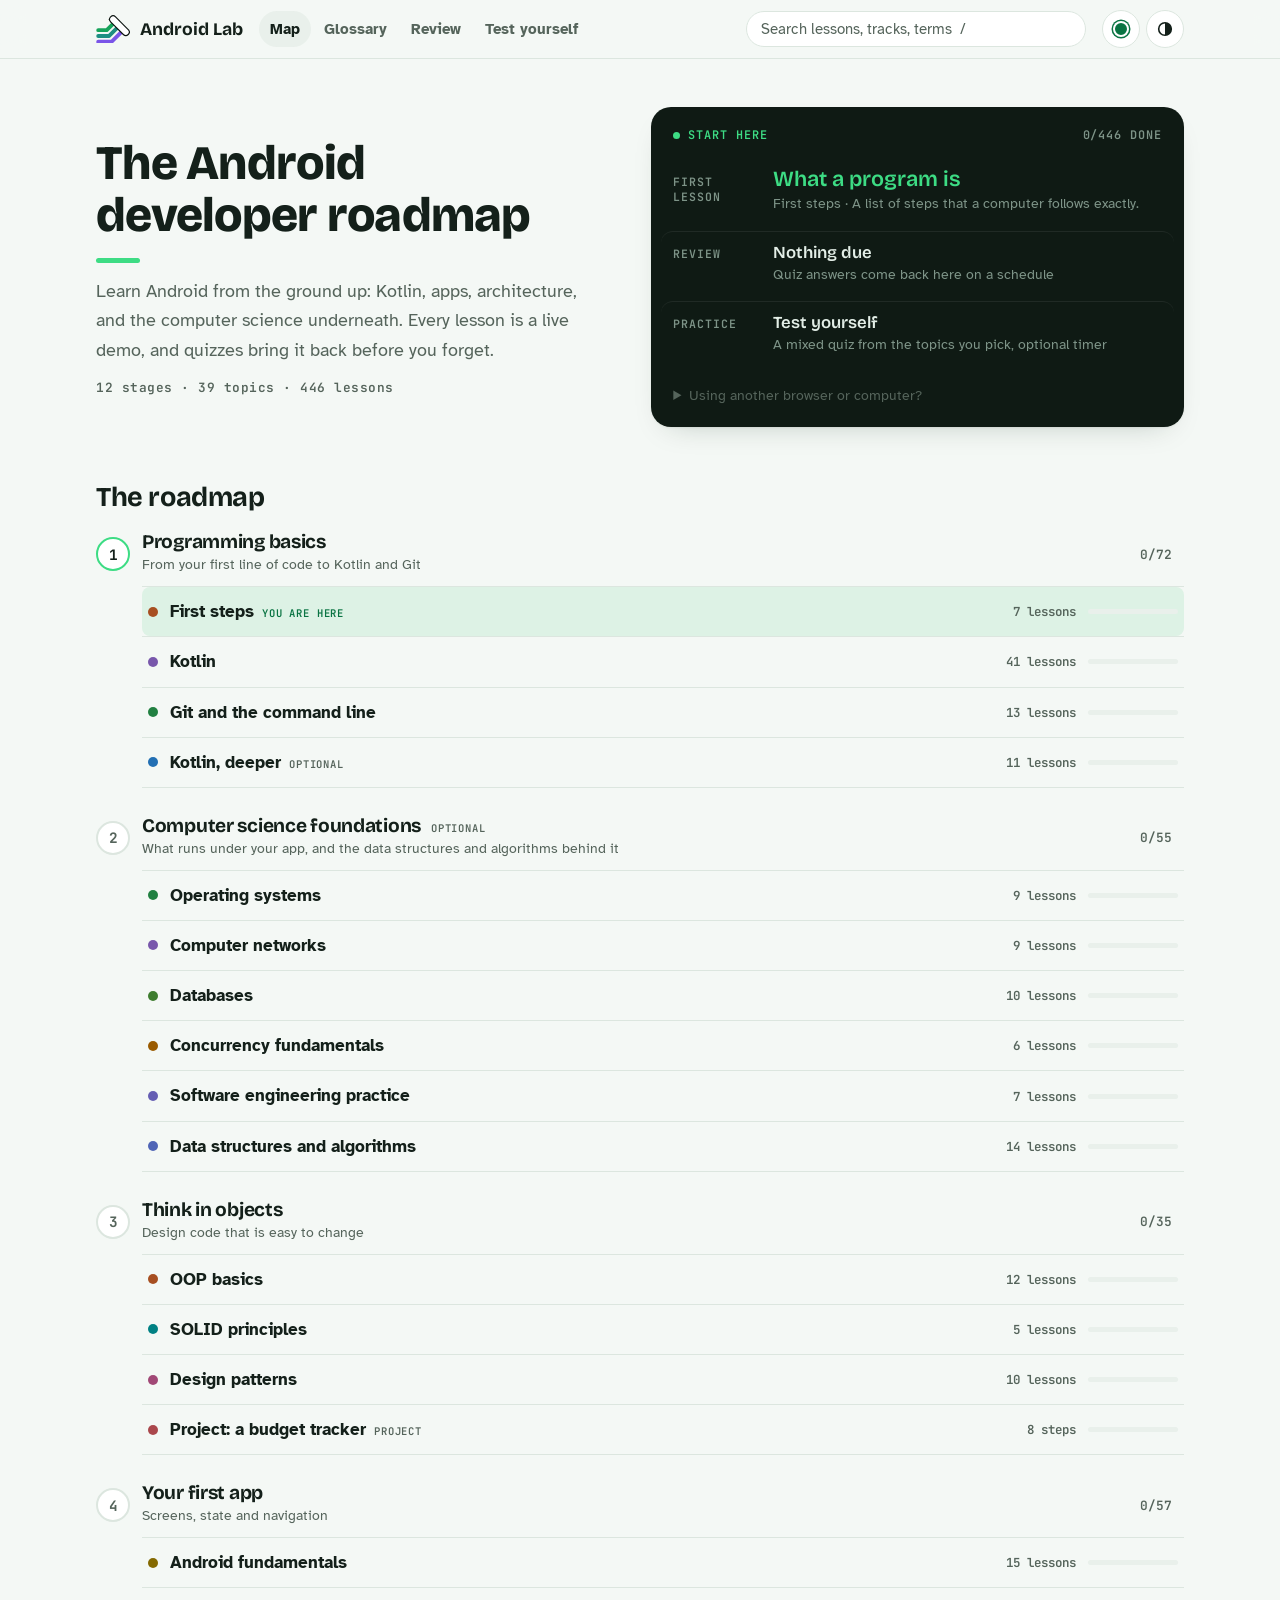
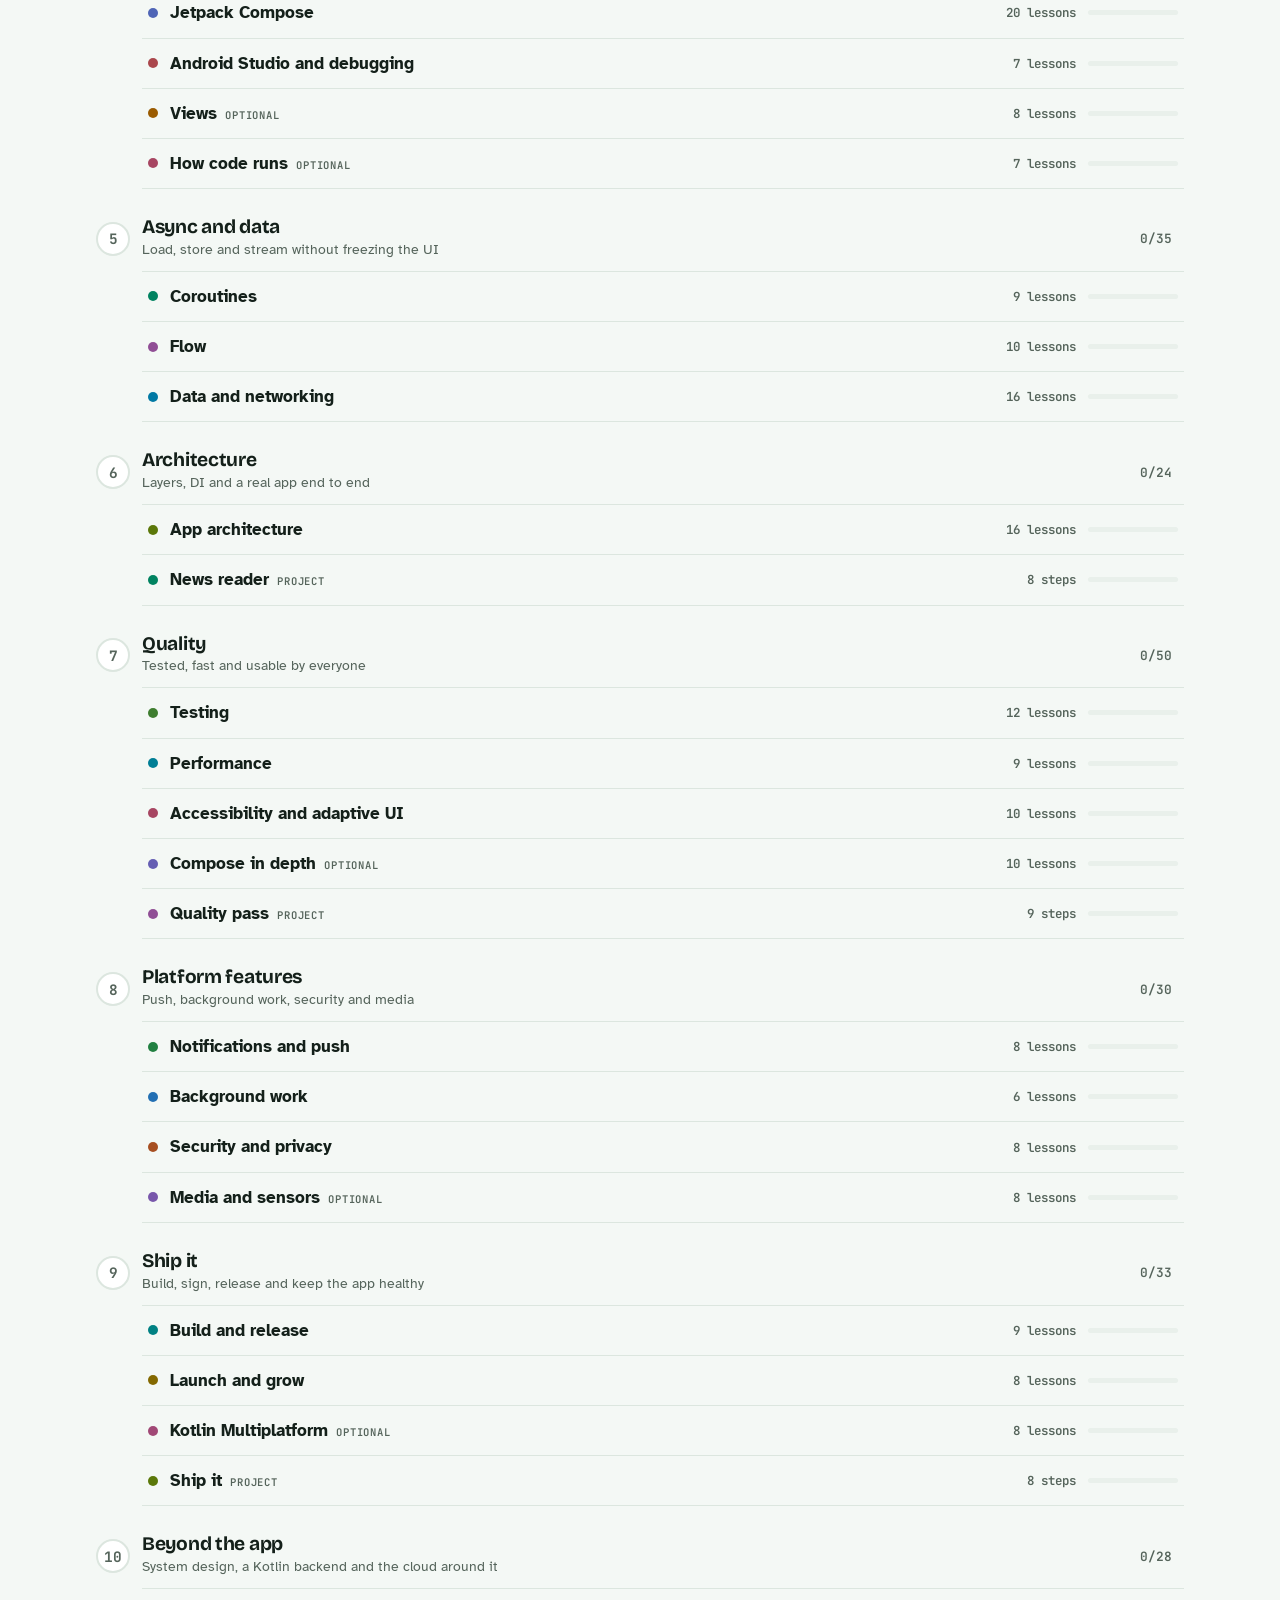
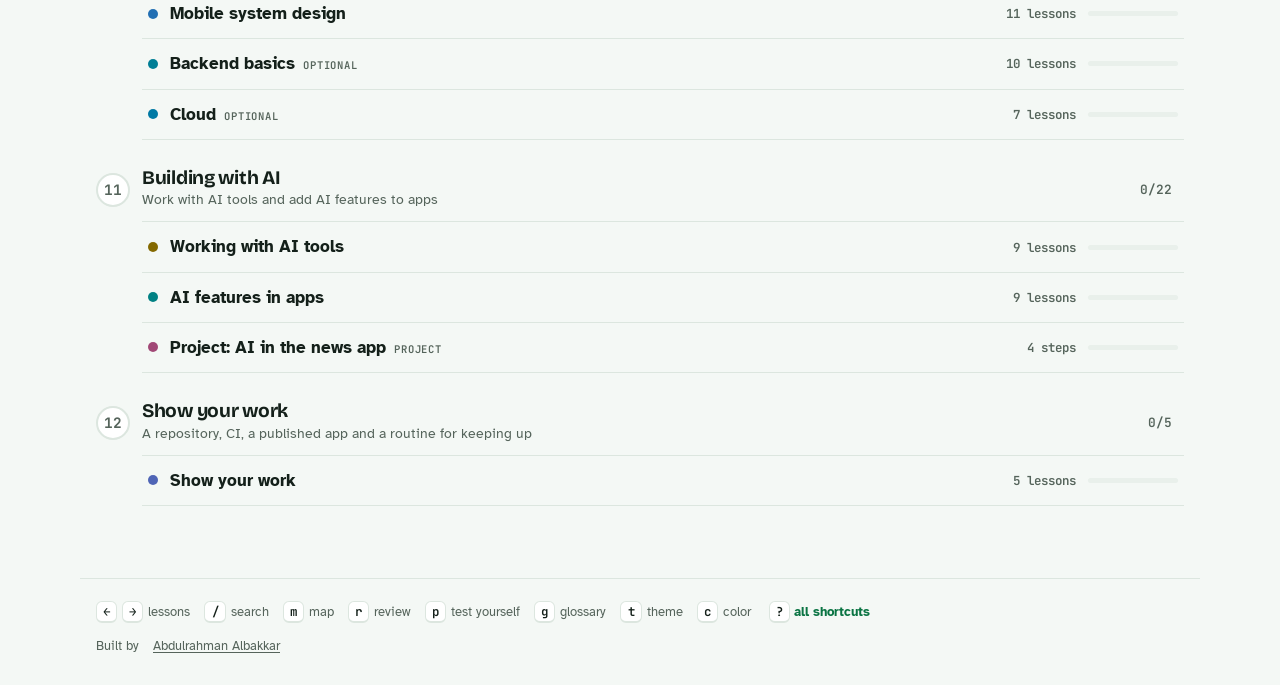
<file: index.html>
<!doctype html>
<html lang="en">
<head>
<meta charset="utf-8">
<meta name="viewport" content="width=device-width, initial-scale=1, viewport-fit=cover">
<title>Android Lab</title>
<meta name="description" content="Learn Android from the ground up: Kotlin, apps, architecture and the computer science underneath. Every lesson is a live demo, with quizzes that bring it back before you forget. Free, no sign-up.">
<meta name="claude:viewport-fit-sides" content="cover">
<meta name="theme-color" content="#F4F8F5" media="(prefers-color-scheme: light)">
<meta name="theme-color" content="#0B130F" media="(prefers-color-scheme: dark)">
<link rel="icon" href="favicon.svg" type="image/svg+xml">
<link rel="apple-touch-icon" href="icon-192.png">
<link rel="manifest" href="manifest.webmanifest">
<meta property="og:type" content="website">
<meta property="og:site_name" content="Android Lab">
<meta property="og:title" content="Android Lab: learn Kotlin and Android by playing with it">
<meta property="og:description" content="Learn Android from the ground up: Kotlin, apps, architecture and the computer science underneath. Live demos and quizzes in every lesson.">
<link rel="canonical" href="https://abdulrahmanalbakkar.github.io/android_lab/">
<meta property="og:url" content="https://abdulrahmanalbakkar.github.io/android_lab/">
<meta property="og:image" content="https://abdulrahmanalbakkar.github.io/android_lab/og.png?v=2">
<meta property="og:image:width" content="1200">
<meta property="og:image:height" content="630">
<meta property="og:image:alt" content="Android Lab: a subway map of Kotlin and Android tracks">
<meta name="twitter:card" content="summary_large_image">
<meta name="twitter:title" content="Android Lab: learn Kotlin and Android by playing with it">
<meta name="twitter:description" content="Learn Android from the ground up: Kotlin, apps, architecture and the computer science underneath. Live demos and quizzes in every lesson.">
<meta name="twitter:image" content="https://abdulrahmanalbakkar.github.io/android_lab/og.png?v=2">
<script>try { var m = localStorage.getItem('android-lab:theme'); if (m === 'light' || m === 'dark') document.documentElement.dataset.theme = m; var p = localStorage.getItem('android-lab:palette'); if (p && p !== 'green') document.documentElement.dataset.palette = p; } catch (e) {}</script>
<link rel="preconnect" href="https://fonts.googleapis.com">
<link rel="preconnect" href="https://fonts.gstatic.com" crossorigin>
<link rel="stylesheet" href="https://fonts.googleapis.com/css2?family=Atkinson+Hyperlegible:ital,wght@0,400;0,700;1,400&family=Bricolage+Grotesque:opsz,wght@12..96,500;12..96,700;12..96,800&family=JetBrains+Mono:wght@400;500;600&display=swap">
<link rel="stylesheet" href="style.css">
</head>
<body>
<header class="top">
  <div class="top-in">
    <a class="brand" href="#home" aria-label="Android Lab, the map"><svg class="brand-mark" viewBox="70 98 372 304" aria-hidden="true"><g transform="translate(256 256) scale(0.88) translate(-280 -280)" fill="none" stroke-linecap="round" stroke-linejoin="round" stroke-width="48"><path class="l1" d="M96 288H202L309 181"/><path class="l2" d="M96 360H232L360 232"/><path class="l3" d="M96 432H262L411 283"/><path class="lc" d="M281 153L439 311" stroke-width="100"/><path class="ls" d="M281 153L439 311" stroke-width="72"/></g></svg> <span class="brand-text">Android Lab</span></a>
    <nav aria-label="Main">
      <a href="#home">Map</a>
      <a href="#glossary">Glossary</a>
      <a href="#review">Review <span id="due-badge" class="badge" hidden></span></a>
      <a href="#practice">Test yourself</a>
    </nav>
    <div class="search">
      <input id="search" type="search" placeholder="Search lessons, tracks, terms  /" aria-label="Search lessons, tracks and terms" role="combobox" aria-controls="search-results" aria-expanded="false" autocomplete="off" spellcheck="false">
      <div id="search-results" class="search-results" role="listbox" hidden></div>
    </div>
    <div class="theme-ctl">
      <button id="palette-btn" class="theme-btn palette-btn" type="button" aria-label="Color palette: Green. Switch to Slate"><span class="palette-dot" aria-hidden="true"></span></button>
      <button id="theme-btn" class="theme-btn" type="button" aria-label="Theme: System. Switch to Light"></button>
    </div>
  </div>
  <div id="readbar" class="readbar" hidden><span></span></div>
</header>
<main id="app"></main>
<footer class="foot">
  <p class="foot-keys"><span><kbd>←</kbd><kbd>→</kbd> lessons</span><span><kbd>/</kbd> search</span><span><kbd>m</kbd> map</span><span><kbd>r</kbd> review</span><span><kbd>p</kbd> test yourself</span><span><kbd>g</kbd> glossary</span><span><kbd>t</kbd> theme</span><span><kbd>c</kbd> color</span><button id="keys-btn" type="button"><kbd>?</kbd> all shortcuts</button></p>
  <p class="foot-credit">Built by <a href="https://abdulrahmanalbakkar.github.io/">Abdulrahman Albakkar</a></p>
</footer>
<script src="js/app.js"></script>
<script src="js/ui.js"></script>
<!-- Lesson list, terms and quizzes. Rebuild with: node tools/catalog.js. Full lessons load from tracks/ on demand. -->
<script src="js/catalog.js"></script>
<!-- Official documentation links per lesson. -->
<script src="js/docs.js"></script>
</body>
</html>
</file>
<file: style.css>
/* Layout: sticky top bar · home = small hero + "Pin this" card + subway map of every track ·
   track page = one vertical metro line · lesson = side index + reading column with a live "Try it" bench.
   Convention: anything dark is code (snippets, commands, console output); light surfaces are the stage where values move.
   Line colors: an element sets --hue (OKLCH degrees); --lc turns it into a color whose lightness follows the theme. */
:root {
  --bg: #F4F8F5; --surface: #FFFFFF; --sunk: #E9F0EB; --ink: #14201A; --muted: #55645B; --line: #DCE6DF;
  --accent: #0A7443; --accent-ink: #FFFFFF; --accent-soft: #DDF2E5;
  --warm: #9E4A0C; --warm-soft: #FCEEDD;
  --ok: #0B6A74; --ok-soft: #DCEFF1; --err: #AF2A40; --err-soft: #FBE4E7;
  --code-bg: #0F1A14; --code-ink: #E3EEE7;
  --t-k: #7EE2A8; --t-s: #F2C46D; --t-n: #FF9C85; --t-c: #7E9488; --t-t: #7CC8F5; --t-f: #C6A8FF; --t-e: #FF8A9B;
  --hi: #3DDC84;
  --line-l: 0.53; --line-c: 0.13; --line-ink: #FFFFFF;
  --shadow: 0 1px 2px rgba(10, 40, 25, 0.06), 0 12px 32px -18px rgba(10, 40, 25, 0.28);
  --header-bg: rgba(244, 248, 245, 0.86);
  --display: "Bricolage Grotesque", "Avenir Next", system-ui, sans-serif;
  --body: "Atkinson Hyperlegible", system-ui, -apple-system, "Segoe UI", sans-serif;
  --mono: "JetBrains Mono", ui-monospace, SFMono-Regular, Menlo, Consolas, monospace;
}
@media (prefers-color-scheme: dark) {
  :root:not([data-theme="light"]) {
    --bg: #0B130F; --surface: #111C16; --sunk: #19271F; --ink: #E3EEE7; --muted: #9AAEA2; --line: #223329;
    --accent: #3DDC84; --accent-ink: #052012; --accent-soft: #163626;
    --warm: #F5A65B; --warm-soft: #33261A;
    --ok: #4FD1C5; --ok-soft: #11302D; --err: #FF7A8A; --err-soft: #3A1A21;
    --code-bg: #060C09; --code-ink: #E3EEE7;
    --line-l: 0.78; --line-c: 0.12; --line-ink: #08120D;
    --shadow: 0 1px 2px rgba(0, 0, 0, 0.3), 0 16px 36px -20px rgba(0, 0, 0, 0.7);
    --header-bg: rgba(11, 19, 15, 0.84);
    color-scheme: dark;
  }
}
:root[data-theme="dark"] {
  --bg: #0B130F; --surface: #111C16; --sunk: #19271F; --ink: #E3EEE7; --muted: #9AAEA2; --line: #223329;
  --accent: #3DDC84; --accent-ink: #052012; --accent-soft: #163626;
  --warm: #F5A65B; --warm-soft: #33261A;
  --ok: #4FD1C5; --ok-soft: #11302D; --err: #FF7A8A; --err-soft: #3A1A21;
  --code-bg: #060C09; --code-ink: #E3EEE7;
  --line-l: 0.78; --line-c: 0.12; --line-ink: #08120D;
  --shadow: 0 1px 2px rgba(0, 0, 0, 0.3), 0 16px 36px -20px rgba(0, 0, 0, 0.7);
  --header-bg: rgba(11, 19, 15, 0.84);
  color-scheme: dark;
}
:root[data-theme="light"] { color-scheme: light; }

/* Color palettes: Neutral Slate, Ocean Blue, Kotlin Violet, Warm Amber */
:root[data-palette="slate"] {
  --bg: #F6F7F8; --surface: #FFFFFF; --sunk: #ECEEF0; --ink: #16181A; --muted: #5C6268; --line: #DFE3E7;
  --accent: #22262A; --accent-ink: #FFFFFF; --accent-soft: #E5E8EC;
  --code-bg: #111316; --code-ink: #E8ECEF;
  --hi: #38BDF8;
  --shadow: 0 1px 2px rgba(15, 20, 28, 0.06), 0 12px 32px -18px rgba(15, 20, 28, 0.24);
  --header-bg: rgba(246, 247, 248, 0.86);
}
:root[data-palette="blue"] {
  --bg: #F4F7FB; --surface: #FFFFFF; --sunk: #E8EFF7; --ink: #111A28; --muted: #526176; --line: #DAE3EE;
  --accent: #0969DA; --accent-ink: #FFFFFF; --accent-soft: #DCEBFF;
  --code-bg: #0C1420; --code-ink: #E4ECF5;
  --hi: #47A8FF;
  --shadow: 0 1px 2px rgba(10, 25, 45, 0.06), 0 12px 32px -18px rgba(10, 25, 45, 0.26);
  --header-bg: rgba(244, 247, 251, 0.86);
}
:root[data-palette="violet"] {
  --bg: #F7F5FB; --surface: #FFFFFF; --sunk: #EDE8F6; --ink: #1A1426; --muted: #605573; --line: #E2DBF0;
  --accent: #6D3CE8; --accent-ink: #FFFFFF; --accent-soft: #E9E0FF;
  --code-bg: #120E1D; --code-ink: #EAE4F5;
  --hi: #B28CFF;
  --shadow: 0 1px 2px rgba(25, 12, 45, 0.06), 0 12px 32px -18px rgba(25, 12, 45, 0.26);
  --header-bg: rgba(247, 245, 251, 0.86);
}
:root[data-palette="amber"] {
  --bg: #FAF7F2; --surface: #FFFFFF; --sunk: #F1EBE2; --ink: #221A12; --muted: #695D51; --line: #E6DDD0;
  --accent: #B45309; --accent-ink: #FFFFFF; --accent-soft: #FCE8D5;
  --code-bg: #18130E; --code-ink: #F2EAE1;
  --hi: #F59E0B;
  --shadow: 0 1px 2px rgba(35, 22, 10, 0.06), 0 12px 32px -18px rgba(35, 22, 10, 0.26);
  --header-bg: rgba(250, 247, 242, 0.86);
}
@media (prefers-color-scheme: dark) {
  :root[data-palette="slate"]:not([data-theme="light"]) {
    --bg: #0E1012; --surface: #15181C; --sunk: #1E2228; --ink: #E8ECEF; --muted: #9BA3AC; --line: #272C33;
    --accent: #F0F3F6; --accent-ink: #0E1012; --accent-soft: #242A32;
    --code-bg: #08090B; --code-ink: #E8ECEF;
    --hi: #38BDF8; --header-bg: rgba(14, 16, 18, 0.84);
  }
  :root[data-palette="blue"]:not([data-theme="light"]) {
    --bg: #0B111B; --surface: #111A27; --sunk: #192536; --ink: #E4ECF5; --muted: #97A7BC; --line: #213044;
    --accent: #58A6FF; --accent-ink: #05162B; --accent-soft: #152C47;
    --code-bg: #060A10; --code-ink: #E4ECF5;
    --hi: #58A6FF; --header-bg: rgba(11, 17, 27, 0.84);
  }
  :root[data-palette="violet"]:not([data-theme="light"]) {
    --bg: #100C18; --surface: #171224; --sunk: #211A33; --ink: #EAE4F5; --muted: #A499B8; --line: #2C2342;
    --accent: #B490FF; --accent-ink: #160930; --accent-soft: #261947;
    --code-bg: #09060E; --code-ink: #EAE4F5;
    --hi: #B490FF; --header-bg: rgba(16, 12, 24, 0.84);
  }
  :root[data-palette="amber"]:not([data-theme="light"]) {
    --bg: #130F0B; --surface: #1C1611; --sunk: #271F18; --ink: #F2EAE1; --muted: #B2A394; --line: #342920;
    --accent: #F5A65B; --accent-ink: #241103; --accent-soft: #382311;
    --code-bg: #0B0806; --code-ink: #F2EAE1;
    --hi: #F59E0B; --header-bg: rgba(19, 15, 11, 0.84);
  }
}
:root[data-theme="dark"][data-palette="slate"] {
  --bg: #0E1012; --surface: #15181C; --sunk: #1E2228; --ink: #E8ECEF; --muted: #9BA3AC; --line: #272C33;
  --accent: #F0F3F6; --accent-ink: #0E1012; --accent-soft: #242A32;
  --code-bg: #08090B; --code-ink: #E8ECEF;
  --hi: #38BDF8; --header-bg: rgba(14, 16, 18, 0.84);
}
:root[data-theme="dark"][data-palette="blue"] {
  --bg: #0B111B; --surface: #111A27; --sunk: #192536; --ink: #E4ECF5; --muted: #97A7BC; --line: #213044;
  --accent: #58A6FF; --accent-ink: #05162B; --accent-soft: #152C47;
  --code-bg: #060A10; --code-ink: #E4ECF5;
  --hi: #58A6FF; --header-bg: rgba(11, 17, 27, 0.84);
}
:root[data-theme="dark"][data-palette="violet"] {
  --bg: #100C18; --surface: #171224; --sunk: #211A33; --ink: #EAE4F5; --muted: #A499B8; --line: #2C2342;
  --accent: #B490FF; --accent-ink: #160930; --accent-soft: #261947;
  --code-bg: #09060E; --code-ink: #EAE4F5;
  --hi: #B490FF; --header-bg: rgba(16, 12, 24, 0.84);
}
:root[data-theme="dark"][data-palette="amber"] {
  --bg: #130F0B; --surface: #1C1611; --sunk: #271F18; --ink: #F2EAE1; --muted: #B2A394; --line: #342920;
  --accent: #F5A65B; --accent-ink: #241103; --accent-soft: #382311;
  --code-bg: #0B0806; --code-ink: #F2EAE1;
  --hi: #F59E0B; --header-bg: rgba(19, 15, 11, 0.84);
}

*, *::before, *::after { box-sizing: border-box; }
html { scroll-padding-top: 88px; }
body { margin: 0; background: var(--bg); color: var(--ink); font: 17px/1.6 var(--body); -webkit-font-smoothing: antialiased; overflow-wrap: break-word; }
body::before { content: ""; position: fixed; inset: 0 0 auto; height: env(safe-area-inset-top, 0px); z-index: 10; background: var(--bg); }
a { color: var(--accent); text-underline-offset: 0.18em; }
:focus-visible { outline: 2px solid var(--accent); outline-offset: 2px; border-radius: 6px; }
h1, h2, h3 { font-family: var(--display); line-height: 1.08; text-wrap: balance; margin: 0; letter-spacing: -0.015em; }
p { margin: 0; }
code { font-family: var(--mono); font-size: 0.86em; background: var(--sunk); padding: 0.1em 0.35em; border-radius: 5px; }
button { font: inherit; }
kbd { font: 600 0.78rem var(--mono); min-width: 1.7em; display: inline-block; text-align: center; padding: 1px 6px; border-radius: 6px; background: var(--surface); border: 1px solid var(--line); border-bottom-width: 2px; color: var(--ink); }
.vh { position: absolute; width: 1px; height: 1px; overflow: hidden; clip: rect(0 0 0 0); white-space: nowrap; }
[hidden] { display: none !important; }
/* Grid and flex children default to min-width: auto and grow to their widest code line. Zero specificity, so any class rule still wins. */
:where(.wrap, .lesson, .lesson-head, .prose, .quiz, .q, .bench, .viz, .pin, .terms, .deeper, .mistakes, .steps, .step, .mistake, .ba, .ba > div, .hood, .track-lessons, .builds, .iv-card) > * { min-width: 0; }

/* Top bar */
.top { position: sticky; top: env(safe-area-inset-top, 0px); z-index: 5; background: var(--header-bg); -webkit-backdrop-filter: saturate(1.4) blur(12px); backdrop-filter: saturate(1.4) blur(12px); border-bottom: 1px solid var(--line); }
.top-in { max-width: 1120px; margin: 0 auto; padding-left: max(16px, env(safe-area-inset-left, 0px)); padding-right: max(16px, env(safe-area-inset-right, 0px)); padding-block: 10px; display: flex; align-items: center; gap: 12px 16px; }
.brand { display: flex; align-items: center; gap: 10px; text-decoration: none; color: var(--ink); font: 700 1.1rem var(--display); white-space: nowrap; }
.brand-mark { width: 34px; height: 28px; flex: none; --l1: #16A35A; --l2: #1E8F82; --l3: #7A55E8; --ls: #FFFFFF; }
.brand-mark .l1 { stroke: var(--l1); } .brand-mark .l2 { stroke: var(--l2); } .brand-mark .l3 { stroke: var(--l3); }
.brand-mark .lc { stroke: #0B130F; } .brand-mark .ls { stroke: var(--ls); }
@media (prefers-color-scheme: dark) { :root:not([data-theme="light"]) .brand-mark { --l1: #3DDC84; --l2: #2BB3A3; --l3: #8E6CF0; --ls: #F4FBF6; } }
:root[data-theme="dark"] .brand-mark { --l1: #3DDC84; --l2: #2BB3A3; --l3: #8E6CF0; --ls: #F4FBF6; }
.top nav { display: flex; gap: 2px; }
.top nav a { text-decoration: none; color: var(--muted); padding: 6px 11px; border-radius: 999px; font-weight: 700; font-size: 0.94rem; display: flex; align-items: center; gap: 6px; white-space: nowrap; }
.top nav a:hover { color: var(--ink); }
.top nav a.on { color: var(--ink); background: var(--sunk); }
.badge { font-size: 0.72rem; min-width: 1.5em; padding: 0 0.45em; border-radius: 999px; background: var(--warm); color: var(--surface); text-align: center; line-height: 1.5em; }
.theme-ctl { display: flex; align-items: center; gap: 6px; flex: none; }
.theme-btn { flex: none; width: 38px; height: 38px; display: grid; place-items: center; border-radius: 999px; border: 1px solid var(--line); background: var(--surface); color: var(--ink); cursor: pointer; padding: 0; }
.theme-btn:hover { border-color: var(--accent); }
.theme-btn svg { width: 18px; height: 18px; }
.palette-dot { width: 16px; height: 16px; border-radius: 50%; background: var(--accent); box-shadow: inset 0 0 0 2px var(--surface), 0 0 0 1.5px var(--accent); }
.readbar { position: absolute; left: 0; right: 0; bottom: -1px; height: 3px; pointer-events: none; }
.readbar span { display: block; height: 100%; background: var(--lc); transform: scaleX(0); transform-origin: left; }

.wrap { max-width: 1120px; margin: 0 auto; padding-left: max(16px, env(safe-area-inset-left, 0px)); padding-right: max(16px, env(safe-area-inset-right, 0px)); padding-block: 40px 72px; display: grid; gap: 32px; }
.eyebrow { font: 600 0.76rem var(--mono); text-transform: uppercase; letter-spacing: 0.09em; color: var(--muted); display: flex; flex-wrap: wrap; align-items: center; gap: 8px; }
.lede { font-size: 1.15rem; color: var(--muted); max-width: 58ch; }
.xlink, .track-page, .lesson-page, .readbar, .iv [style*="--hue"], .review [style*="--hue"] { --lc: oklch(var(--line-l) var(--line-c) var(--hue, 150)); }
.muted-text { color: var(--muted); }

.btn { display: inline-flex; align-items: center; gap: 8px; font: 700 1rem var(--body); padding: 10px 18px; border-radius: 999px; border: 1px solid var(--line); background: var(--surface); color: var(--ink); cursor: pointer; text-decoration: none; transition: transform 0.15s, border-color 0.15s, background 0.15s; }
.btn:hover { transform: translateY(-1px); border-color: var(--accent); }
.btn.primary { background: var(--accent); color: var(--accent-ink); border-color: transparent; }
.btn.small { padding: 6px 13px; font-size: 0.88rem; }
.btn.ghost { background: transparent; }
.actions { display: flex; flex-wrap: wrap; gap: 10px; }

/* Breadcrumbs */
.crumbs ol { list-style: none; margin: 0; padding: 0; display: flex; flex-wrap: wrap; gap: 4px 0; font-size: 0.9rem; color: var(--muted); }
.crumbs { min-width: 0; max-width: 100%; }
.crumbs li { display: flex; align-items: center; min-width: 0; overflow-wrap: anywhere; }
.crumbs li + li::before { content: "›"; padding-inline: 8px; color: var(--muted); opacity: 0.7; }
.crumbs a { color: var(--muted); text-decoration: none; }
.crumbs a:hover { color: var(--ink); text-decoration: underline; }
.crumbs [aria-current] { color: var(--ink); overflow-wrap: anywhere; }

/* Home */
.home { gap: 56px; }
.hero { display: grid; grid-template-columns: minmax(0, 1fr) minmax(0, 1.05fr); gap: 48px; align-items: center; padding-top: 8px; }
.hero-copy { display: grid; gap: 14px; min-width: 0; align-content: center; }
.hero h1 { font-size: clamp(2rem, 4.2vw, 3rem); font-weight: 800; text-wrap: balance; }
.hero h1::after { content: ""; display: block; width: 44px; height: 5px; margin-top: 16px; border-radius: 99px; background: var(--hi); }
.hero-meta { font: 600 0.8rem var(--mono); color: var(--muted); letter-spacing: 0.04em; }
.flash-label { color: var(--hi); display: flex; align-items: center; gap: 8px; }
.flash-label::before { content: ""; width: 7px; height: 7px; border-radius: 50%; background: var(--hi); }

.xring { flex: none; width: 11px; height: 11px; border-radius: 50%; border: 3px solid var(--lc); background: var(--bg); box-shadow: 0 0 0 1.5px var(--ink); }

.mdot { display: block; flex: none; width: 15px; height: 15px; border-radius: 50%; border: 3px solid var(--lc); background: var(--bg); transition: transform 0.15s; }
.mdot.done { background: var(--lc); }
.mdot.here { box-shadow: 0 0 0 3px var(--bg), 0 0 0 5px var(--ink); }

/* Track page */
.track-page { max-width: 820px; gap: 28px; }
.line-swatch { display: inline-block; width: 22px; height: 6px; border-radius: 99px; background: var(--lc); }
.track-head { gap: 14px; }
.track-head h1 { font-size: clamp(2.2rem, 5vw, 3.2rem); font-weight: 800; }
.track-head .actions { margin-top: 6px; }
.track-page .meter span { background: var(--lc); }
.track-lessons { display: grid; gap: 18px; }
.tline { list-style: none; margin: 0; padding: 0; display: grid; }
.tline li { position: relative; }
.tline li::before { content: ""; position: absolute; left: 13px; top: 0; bottom: 0; width: 4px; margin-left: -2px; background: var(--lc); }
.tline li:first-child::before { top: 28px; }
.tline li:last-child::before { bottom: calc(100% - 28px); }
.tline a { position: relative; display: grid; grid-template-columns: 26px minmax(0, 1fr) auto; gap: 16px; align-items: start; padding: 14px 12px 14px 0; border-radius: 12px; text-decoration: none; color: var(--ink); }
.tline .mdot { width: 20px; height: 20px; border-width: 4px; margin: 6px 0 0 3px; position: relative; z-index: 1; }
.tline a:hover .mdot { transform: scale(1.15); }
.tline a:hover b { color: var(--accent); }
.tbody { display: grid; gap: 2px; min-width: 0; }
.tnum { font: 600 0.72rem var(--mono); color: var(--muted); letter-spacing: 0.06em; text-transform: uppercase; }
.tline b { font: 700 1.12rem/1.3 var(--display); }
.tline small { color: var(--muted); font-size: 0.94rem; line-height: 1.45; }
.tline .lvl { margin-top: 4px; }
.track-page.project .tline li::before { width: 10px; margin-left: -5px; background: linear-gradient(90deg, var(--lc) 0 3px, transparent 3px 7px, var(--lc) 7px); }
.track-page.project .tline .mdot { border-radius: 6px; }
.steps-h { font-size: 1.3rem; }
.builds { display: grid; gap: 10px; padding: 20px 22px; border-radius: 16px; background: var(--surface); box-shadow: var(--shadow), inset 4px 0 0 var(--lc); }
.builds h2 { font-size: 1.25rem; }
.builds > p:not(.builds-uses) { max-width: 62ch; font-size: 1.05rem; }
.builds-uses { display: flex; flex-wrap: wrap; align-items: center; gap: 6px 14px; font-size: 0.92rem; padding-top: 4px; }
.builds-k, .refs-label { font: 600 0.72rem var(--mono); text-transform: uppercase; letter-spacing: 0.09em; color: var(--muted); }
.refs { display: flex; flex-wrap: wrap; align-items: center; gap: 6px 14px; padding: 10px 14px; border-radius: 12px; border: 1px dashed var(--line); font-size: 0.92rem; }
.refs ul { list-style: none; margin: 0; padding: 0; display: flex; flex-wrap: wrap; gap: 4px 16px; min-width: 0; }
.refs li { min-width: 0; }
.refs .xlink { overflow-wrap: anywhere; }

.progress { display: grid; gap: 6px; width: min(320px, 100%); }
.progress-num { font: 600 0.8rem var(--mono); color: var(--muted); font-variant-numeric: tabular-nums; }
.meter { height: 6px; background: var(--sunk); border-radius: 99px; overflow: hidden; }
.meter span { display: block; height: 100%; background: var(--ok); border-radius: 99px; transition: width 0.6s; }

.soft-note { display: flex; flex-wrap: wrap; gap: 10px 16px; align-items: center; justify-content: space-between; padding: 12px 16px; border-radius: 12px; background: var(--sunk); font-size: 0.95rem; }
.soft-note p { min-width: 0; flex: 1 1 260px; }
.xlink { display: inline-flex; align-items: center; gap: 6px; font-weight: 700; color: var(--ink); }
.xlink .xring { width: 10px; height: 10px; }

/* Lesson */
.lesson-page { grid-template-columns: 210px minmax(0, 1fr); gap: 56px; align-items: start; }
.side { position: sticky; top: calc(env(safe-area-inset-top, 0px) + 84px); display: grid; gap: 10px; min-width: 0; max-height: calc(100vh - 110px); overflow-y: auto; padding: 2px; }
.side-track { font: 700 1.02rem var(--display); color: var(--ink); text-decoration: none; display: flex; align-items: center; gap: 10px; }
.side-track .line-swatch { width: 14px; height: 14px; border-radius: 50%; }
.side ol { list-style: none; margin: 0; padding: 0; display: grid; gap: 1px; counter-reset: n; }
.side ol a { display: flex; gap: 8px; padding: 6px 10px; border-radius: 8px; color: var(--muted); text-decoration: none; font-size: 0.92rem; line-height: 1.3; }
.side ol a:hover { color: var(--ink); }
.side ol a::before { counter-increment: n; content: counter(n); font: 600 0.72rem var(--mono); width: 1.6em; flex: none; padding-top: 0.2em; }
.side li.done a::before { content: "✓"; color: var(--ok); }
.side li.cur a { background: var(--surface); color: var(--ink); font-weight: 700; box-shadow: inset 3px 0 0 var(--lc); }

.lesson { display: grid; gap: 28px; max-width: 760px; min-width: 0; }
.lesson > * { scroll-margin-top: 92px; }
.lesson > :focus { outline: none; }
.lesson-head { display: grid; gap: 10px; }
.lesson h1 { font-size: clamp(2.1rem, 4.6vw, 3rem); font-weight: 800; }
.lesson h2 { font-size: 1.4rem; }
.prose { display: grid; gap: 14px; }
.prose p { max-width: 65ch; }
.toc { display: flex; flex-wrap: wrap; align-items: center; gap: 4px 2px; padding-bottom: 4px; }
.toc-label { font: 600 0.72rem var(--mono); text-transform: uppercase; letter-spacing: 0.09em; color: var(--muted); margin-right: 8px; }
.toc button { border: 0; background: none; color: var(--muted); font-size: 0.9rem; font-weight: 700; padding: 4px 10px; border-radius: 999px; cursor: pointer; }
.toc button:hover { color: var(--ink); background: var(--sunk); }

.bench { background: var(--surface); border-radius: 20px; padding: 20px; display: grid; gap: 16px; min-width: 0; box-shadow: var(--shadow); }
.bench-head { display: flex; justify-content: space-between; align-items: center; gap: 12px; }
.bench-label { font: 600 0.76rem var(--mono); text-transform: uppercase; letter-spacing: 0.09em; color: var(--accent); display: flex; align-items: center; gap: 8px; }
.bench-label::before { content: ""; width: 8px; height: 8px; border-radius: 50%; background: var(--hi); animation: pulse 2s infinite; }
.viz { display: grid; gap: 14px; min-width: 0; }

pre.code { margin: 0; background: var(--code-bg); color: var(--code-ink); border-radius: 16px; padding: 18px 20px; overflow-x: auto; font: 400 0.9rem/1.7 var(--mono); }
pre.code code { background: none; padding: 0; font-size: inherit; }
pre.code.mini { font-size: 0.82rem; padding: 12px 16px; }
.t-k { color: var(--t-k); } .t-s { color: var(--t-s); } .t-n { color: var(--t-n); } .t-c { color: var(--t-c); font-style: italic; } .t-t { color: var(--t-t); } .t-f { color: var(--t-f); }

.pin { background: var(--warm-soft); border-radius: 16px; padding: 18px 22px; display: grid; gap: 6px; }
.pin-label { font: 600 0.74rem var(--mono); text-transform: uppercase; letter-spacing: 0.09em; color: var(--warm); }
.pin p { font: 500 1.28rem/1.38 var(--display); text-wrap: pretty; }

.quiz { display: grid; gap: 14px; }
.q { display: grid; gap: 12px; padding: 18px; border-radius: 16px; background: var(--surface); box-shadow: var(--shadow); }
.q-text { font-weight: 700; }
.opts { display: grid; gap: 8px; }
.opt { text-align: left; font-size: 0.98rem; padding: 10px 14px; border-radius: 10px; border: 1px solid var(--line); background: var(--bg); color: var(--ink); cursor: pointer; transition: border-color 0.15s, background 0.15s; }
.opt:hover { border-color: var(--accent); }
.q[data-answered] .opt { cursor: default; }
.q[data-answered] .opt:not(.right):not(.wrong) { opacity: 0.6; }
.opt.right { background: var(--ok-soft); border-color: var(--ok); }
.opt.wrong { background: var(--err-soft); border-color: var(--err); animation: shake 0.35s; }
.why { color: var(--muted); font-size: 0.95rem; }
.why b { color: var(--ink); }
.done-note { display: flex; flex-wrap: wrap; gap: 12px; align-items: center; justify-content: space-between; padding: 14px 18px; border-radius: 12px; background: var(--ok-soft); font-weight: 700; }

.pager { display: flex; justify-content: space-between; gap: 12px; flex-wrap: wrap; padding-top: 12px; border-top: 1px solid var(--line); }
.pager a { text-decoration: none; display: grid; gap: 2px; padding: 10px 0; color: var(--ink); font-weight: 700; max-width: 100%; }
.pager a:hover { color: var(--accent); }
.pager small { color: var(--muted); font: 600 0.72rem var(--mono); text-transform: uppercase; letter-spacing: 0.09em; }
.pager .next { text-align: right; margin-left: auto; }

.review { max-width: 720px; }
.empty { display: grid; gap: 16px; justify-items: start; padding: 24px; border-radius: 16px; background: var(--surface); }
.rv-decks { list-style: none; margin: 0; padding: 0; display: grid; gap: 10px; }
.rv-deck { display: grid; grid-template-columns: minmax(0, 1fr) auto; align-items: center; gap: 10px; padding: 6px 10px 6px 6px; border-radius: 14px; background: var(--surface); border: 1px solid var(--line); box-shadow: var(--shadow), inset 4px 0 0 var(--lc); }
.rv-deck-go { border: 0; background: none; color: var(--ink); text-align: left; display: grid; grid-template-columns: 12px minmax(0, 1fr) auto; align-items: center; gap: 14px; padding: 10px 12px; border-radius: 10px; cursor: pointer; min-width: 0; }
.rv-deck-go:hover { background: var(--sunk); }
.rv-deck-body { display: grid; gap: 2px; min-width: 0; }
.rv-deck-body b { font: 700 1.08rem/1.3 var(--display); overflow-wrap: anywhere; }
.rv-deck-body small { color: var(--muted); font-size: 0.88rem; }
.rv-deck-cta { font: 700 0.9rem var(--body); color: var(--accent); white-space: nowrap; }
.rv-deck-drop { color: var(--muted); white-space: nowrap; }
.rv-deck-drop:hover { color: var(--err); border-color: var(--err); }
@media (max-width: 520px) {
  .rv-deck { grid-template-columns: minmax(0, 1fr); gap: 4px; padding: 8px; }
  .rv-deck-drop { justify-self: end; }
}

/* Footer + shortcuts dialog */
.foot { max-width: 1120px; margin: 0 auto; padding-left: max(16px, env(safe-area-inset-left, 0px)); padding-right: max(16px, env(safe-area-inset-right, 0px)); padding-block: 20px max(28px, env(safe-area-inset-bottom, 0px)); border-top: 1px solid var(--line); }
.foot p { display: flex; flex-wrap: wrap; align-items: center; gap: 6px 14px; font-size: 0.84rem; color: var(--muted); }
.foot span { display: inline-flex; align-items: center; gap: 5px; }
.foot button { border: 0; background: none; color: var(--accent); font-weight: 700; cursor: pointer; padding: 2px 4px; }
@media (hover: none) { .foot-keys { display: none !important; } }
.foot-credit { margin-top: 10px; }
.foot-credit a { color: inherit; }
dialog.keys { border: 0; padding: 0; border-radius: 18px; background: var(--surface); color: var(--ink); box-shadow: var(--shadow); width: min(420px, calc(100vw - 32px)); }
dialog.keys::backdrop { background: rgba(5, 15, 10, 0.45); }
.keys-in { display: grid; gap: 16px; padding: 22px; }
.keys-head { display: flex; justify-content: space-between; align-items: center; gap: 12px; }
.keys-head h2 { font-size: 1.3rem; }
.keys dl { margin: 0; display: grid; grid-template-columns: auto minmax(0, 1fr); gap: 10px 18px; align-items: center; }
.keys dt { display: flex; gap: 4px; }
.keys dd { margin: 0; color: var(--muted); }

/* Shared demo parts */
.stage { display: flex; flex-wrap: wrap; gap: 16px; align-items: center; justify-content: center; min-height: 150px; padding: 20px; background: var(--bg); border-radius: 14px; min-width: 0; }
.controls { min-width: 0; display: flex; flex-wrap: wrap; gap: 8px; align-items: center; }
.cmd { font: 500 0.86rem var(--mono); background: var(--code-bg); color: var(--code-ink); border: 1px solid transparent; border-radius: 9px; padding: 8px 12px; cursor: pointer; transition: transform 0.12s, border-color 0.12s; max-width: 100%; overflow-x: auto; white-space: nowrap; }
.cmd:hover { transform: translateY(-1px); border-color: var(--hi); }
.cmd:active { transform: translateY(1px); }
.cmd[aria-pressed="true"] { border-color: var(--hi); box-shadow: 0 0 0 3px var(--accent-soft); }
.kt { max-width: 100%; min-width: 0; font: 500 0.86rem/1.6 var(--mono); background: var(--code-bg); color: var(--code-ink); border-radius: 9px; padding: 8px 12px; overflow-x: auto; white-space: pre; }
.out { font: 500 0.88rem/1.6 var(--mono); background: var(--code-bg); color: var(--code-ink); border-radius: 10px; padding: 10px 14px; min-height: 2.7em; overflow-x: auto; }
.out::before { content: "> "; color: var(--t-c); }
.out .line::before { content: "  "; }
.good { color: var(--t-k); } .bad { color: var(--t-e); } .muted { color: var(--t-c); }
.tip { color: var(--muted); font-size: 0.95rem; }
.switch { display: inline-flex; align-items: center; gap: 8px; font: 600 0.88rem var(--mono); cursor: pointer; padding: 6px 4px; }
.switch input { width: 18px; height: 18px; accent-color: var(--accent); margin: 0; }
.chip { display: inline-grid; place-items: center; min-width: 46px; height: 46px; padding: 0 12px; border-radius: 10px; background: var(--surface); border: 2px solid var(--ink); font: 600 1rem var(--mono); color: var(--ink); }
.chip.bool { border-color: var(--accent); color: var(--accent); }
.chip.total { background: var(--accent); color: var(--accent-ink); border-color: var(--accent); height: 58px; min-width: 80px; font-size: 1.4rem; }

/* val / var */
.box { background: var(--surface); border: 2px solid var(--line); border-radius: 14px; padding: 14px; display: grid; gap: 10px; justify-items: center; min-width: 160px; }
.box.val { border-color: var(--accent); } .box.var { border-color: var(--warm); }
.box small { font: 600 0.72rem var(--mono); text-transform: uppercase; letter-spacing: 0.08em; color: var(--muted); }
.box-tag { font: 600 0.85rem var(--mono); background: var(--code-bg); color: var(--code-ink); padding: 4px 10px; border-radius: 7px; }
.slot { display: grid; place-items: center; height: 64px; width: 128px; background: var(--sunk); border-radius: 10px; overflow: hidden; }
.slot > * { grid-area: 1 / 1; }

/* null safety */
.track { display: flex; flex-wrap: wrap; gap: 30px; align-items: stretch; justify-content: center; min-height: 140px; padding: 20px; background: var(--bg); border-radius: 14px; }
.station { position: relative; display: grid; gap: 10px; justify-items: center; align-content: start; min-width: 100px; padding: 10px 12px; border-radius: 12px; border: 2px solid var(--line); background: var(--surface); min-height: 96px; transition: border-color 0.2s; }
.station:not(:last-child)::after { content: "→"; position: absolute; right: -24px; top: 38px; color: var(--muted); font-weight: 700; }
.station.on { border-color: var(--accent); }
.st-label { font: 600 0.85rem var(--mono); color: var(--muted); }
.token { font: 600 0.95rem var(--mono); padding: 6px 12px; border-radius: 999px; background: var(--accent); color: var(--accent-ink); }
.token.is-null { background: var(--sunk); color: var(--muted); outline: 2px dashed var(--muted); outline-offset: -2px; }
.token.boom { background: var(--err); color: var(--surface); }

/* lambdas */
.conveyor .slot { width: 84px; }
.machine { display: grid; justify-items: center; gap: 8px; padding: 16px 18px; border-radius: 16px; background: var(--code-bg); min-width: 170px; transition: transform 0.2s; }
.machine.busy { transform: scale(1.06); }
.machine.busy .gear { animation: spin 0.6s linear infinite; }
.gear { width: 34px; height: 34px; border-radius: 50%; border: 5px dotted var(--t-k); }
.machine .kt { padding: 0; background: none; }
.arrow { font-size: 1.4rem; color: var(--muted); }
.feed { animation: feed 0.5s ease-in forwards; }

/* when + sealed */
.when { display: grid; gap: 4px; background: var(--code-bg); border-radius: 14px; padding: 14px; overflow-x: auto; min-width: 0; }
.branch { font: 500 0.85rem/1.5 var(--mono); color: var(--code-ink); white-space: pre; padding: 5px 10px; border-radius: 8px; border: 1px solid transparent; transition: background 0.2s, opacity 0.2s, border-color 0.2s; }
.branch.head { padding-block: 2px; }
.branch.scan { background: rgba(242, 196, 109, 0.14); border-color: var(--t-s); }
.branch.miss { opacity: 0.45; }
.branch.miss::after { content: "   ✗ no match"; color: var(--t-e); }
.branch.hit { background: rgba(126, 226, 168, 0.14); border-color: var(--t-k); }
.branch.hit::after { content: "   ✓ match"; color: var(--t-k); }
.branch.skip { opacity: 0.3; }
.branch.cut { text-decoration: line-through; opacity: 0.4; }
.sealed-wrap { display: grid; grid-template-columns: minmax(0, 1fr) auto; gap: 18px; align-items: center; }
.phone { width: 190px; height: 290px; border-radius: 28px; border: 8px solid var(--code-bg); background: var(--surface); padding: 18px 14px; display: flex; flex-direction: column; justify-content: center; align-items: center; gap: 10px; overflow: hidden; justify-self: center; }
.spinner { width: 40px; height: 40px; border-radius: 50%; border: 4px solid var(--sunk); border-top-color: var(--accent); animation: spin 0.8s linear infinite; }
.phone .item { width: 100%; padding: 10px 12px; border-radius: 10px; background: var(--sunk); font-weight: 700; }
.phone-note { color: var(--muted); font-size: 0.9rem; }
.err-icon { width: 46px; height: 46px; border-radius: 50%; background: var(--err-soft); color: var(--err); display: grid; place-items: center; font: 800 1.4rem var(--display); }
.build-fail { color: var(--err); font: 600 0.9rem var(--mono); text-align: center; }

/* data class */
.obj { background: var(--surface); border: 2px solid var(--ink); border-radius: 12px; padding: 12px 14px; font: 500 0.88rem var(--mono); display: grid; gap: 4px; min-width: 170px; }
.obj-name { font-weight: 700; color: var(--accent); }
.field { padding: 0 4px; border-radius: 4px; }
.field.changed { background: var(--warm-soft); color: var(--warm); font-weight: 600; }
.obj-addr { color: var(--muted); font-size: 0.74rem; }
.obj.cmp { border-color: var(--accent); animation: pop 0.4s; }

/* scope functions */
.scope-grid { display: grid; grid-template-columns: auto minmax(0, 1fr) minmax(0, 1fr); gap: 8px; }
.colhead { font: 600 0.74rem var(--mono); color: var(--muted); text-transform: uppercase; letter-spacing: 0.06em; text-align: center; align-self: end; padding: 2px; }
.rowhead { display: grid; place-items: center; padding-inline: 4px; }
.rowhead code { background: var(--code-bg); color: var(--t-k); font-size: 0.9rem; padding: 4px 8px; }
.cell { display: flex; gap: 8px; justify-content: center; align-items: center; flex-wrap: wrap; min-height: 86px; padding: 8px; border-radius: 12px; border: 2px solid var(--line); background: var(--bg); transition: border-color 0.25s, background 0.25s; }
.cell.on { border-color: var(--accent); background: var(--accent-soft); }
.fn { font: 600 1rem var(--mono); padding: 7px 14px; border-radius: 8px; background: var(--surface); border: 1px solid var(--line); color: var(--ink); cursor: pointer; }
.fn:hover { border-color: var(--accent); }
.fn.on { background: var(--accent); color: var(--accent-ink); border-color: var(--accent); animation: pop 0.35s; }

/* extensions */
.class-panel { background: var(--surface); border: 2px solid var(--ink); border-radius: 14px; padding: 14px; display: grid; gap: 10px; width: min(420px, 100%); }
.class-title { font: 700 0.9rem var(--mono); }
.members { display: flex; flex-wrap: wrap; gap: 6px; }
.member { font: 500 0.84rem var(--mono); padding: 4px 8px; border-radius: 6px; background: var(--sunk); }
.member.ext { background: var(--accent-soft); outline: 1.5px dashed var(--accent); outline-offset: -1.5px; }
.field-input { display: flex; flex-wrap: wrap; gap: 8px; align-items: center; font-weight: 700; }
.field-input input { font: 500 1rem var(--mono); padding: 8px 12px; border-radius: 9px; border: 1px solid var(--line); background: var(--bg); color: var(--ink); width: min(260px, 100%); }

/* coroutines */
.timeline { display: grid; gap: 10px; padding: 14px; background: var(--bg); border-radius: 14px; }
.lane { display: grid; grid-template-columns: 110px minmax(0, 1fr); gap: 10px; align-items: center; }
.lane-name { font: 600 0.78rem var(--mono); color: var(--muted); }
.lane-track { position: relative; height: 30px; background: var(--sunk); border-radius: 8px; overflow: hidden; }
.bar { position: absolute; top: 4px; bottom: 4px; border-radius: 5px; }
.bar.run { background: var(--accent); min-width: 3px; }
.bar.wait { border: 2px dashed var(--accent); }
.bar.block { background: repeating-linear-gradient(45deg, var(--err) 0 5px, transparent 5px 10px); }
.bar.queued { border: 2px dotted var(--muted); }
.cursor { position: absolute; top: 0; bottom: 0; width: 2px; background: var(--warm); }
.clock { font: 600 0.85rem var(--mono); color: var(--warm); font-variant-numeric: tabular-nums; margin-left: auto; }
.legend { display: flex; flex-wrap: wrap; gap: 14px; font-size: 0.85rem; color: var(--muted); }
.legend i { display: inline-block; position: relative; width: 22px; height: 12px; margin-right: 6px; vertical-align: -1px; border-radius: 3px; }
.legend .bar { position: static; display: inline-block; }

/* Motion */
@keyframes turn { 50% { transform: rotateX(90deg); } }
@keyframes drop-in { from { transform: translateY(-22px) scale(0.85); opacity: 0; } to { transform: none; opacity: 1; } }
@keyframes fly-out { to { transform: translateY(34px) rotate(14deg); opacity: 0; } }
@keyframes shake { 0%, 100% { transform: none; } 20% { transform: translateX(-8px); } 40% { transform: translateX(8px); } 60% { transform: translateX(-5px); } 80% { transform: translateX(5px); } }
@keyframes pop { 0% { transform: scale(0.7); } 60% { transform: scale(1.12); } 100% { transform: scale(1); } }
@keyframes pop-soft { from { filter: brightness(1.6); } }
@keyframes leave { to { transform: translateY(22px) scale(0.4); opacity: 0; } }
@keyframes flip { 50% { transform: rotateY(90deg); } }
@keyframes feed { to { transform: translateX(70px) scale(0.3); opacity: 0; } }
@keyframes pulse { 50% { opacity: 0.3; } }
@keyframes spin { to { transform: rotate(360deg); } }
@keyframes draw { from { transform: scaleX(0); } }
@keyframes dot-in { from { transform: scale(0); } }
@keyframes here { 50% { box-shadow: 0 0 0 3px var(--bg), 0 0 0 7px var(--ink); } }
.drop-in { animation: drop-in 0.42s cubic-bezier(0.2, 1.4, 0.4, 1) both; }
.fly-out { animation: fly-out 0.4s ease-in forwards; }
.shake { animation: shake 0.4s; }
.pop { animation: pop 0.35s ease-out; }
.pop-soft { animation: pop-soft 0.5s ease-out; }
.leave { animation: leave 0.45s ease-in forwards; }
.flip { animation: flip 0.42s ease-in-out; }

@media (max-width: 860px) {
  .hero { grid-template-columns: minmax(0, 1fr); gap: 24px; }
  .lesson-page { grid-template-columns: minmax(0, 1fr); gap: 20px; }
  .side { position: static; max-height: none; overflow: visible; }
  .side ol { display: flex; overflow-x: auto; gap: 6px; padding-bottom: 6px; }
  .side a { white-space: nowrap; background: var(--surface); }
  .side li.cur a { box-shadow: inset 0 -3px 0 var(--lc); }
  .sealed-wrap { grid-template-columns: minmax(0, 1fr); }
}
@media (max-width: 520px) {
  .wrap { padding-block: 24px 56px; }
  .home { gap: 40px; }
  .lane { grid-template-columns: 78px minmax(0, 1fr); }
  .station { min-width: 84px; }
  .tline a { gap: 12px; grid-template-columns: 26px minmax(0, 1fr); }
  .tline .lvl { grid-column: 2; justify-self: start; margin-top: -6px; }
}
@media (prefers-reduced-motion: reduce) {
  *, *::before, *::after { animation-duration: 0.01ms !important; animation-delay: 0s !important; animation-iteration-count: 1 !important; transition-duration: 0.01ms !important; }
}

/* Search, glossary, levels, challenges */
.search { position: relative; flex: 1 1 200px; max-width: 340px; margin-left: auto; min-width: 0; }
.search input { width: 100%; font: 500 0.92rem var(--body); padding: 8px 14px; border-radius: 999px; border: 1px solid var(--line); background: var(--surface); color: var(--ink); }
.search input::placeholder { color: var(--muted); }
.search-results { position: absolute; top: calc(100% + 6px); left: 0; right: 0; min-width: min(340px, calc(100vw - 32px)); background: var(--surface); border: 1px solid var(--line); border-radius: 14px; box-shadow: var(--shadow); padding: 6px; display: grid; gap: 2px; z-index: 20; max-height: 70vh; overflow-y: auto; }
.search-results a { display: grid; gap: 1px; padding: 8px 10px; border-radius: 9px; text-decoration: none; color: var(--ink); }
.search-results a.on, .search-results a:hover { background: var(--accent-soft); }
.search-results small { color: var(--muted); font-size: 0.82rem; line-height: 1.35; display: -webkit-box; -webkit-line-clamp: 2; -webkit-box-orient: vertical; overflow: hidden; }
.search-results p { padding: 8px 10px; }
@media (max-width: 640px) {
  .top-in { flex-wrap: wrap; padding-block: 8px; column-gap: 10px; }
  .top nav { margin-left: auto; }
  .search { order: 3; flex: 1 1 calc(100% - 96px); max-width: none; margin-left: 0; }
  .theme-ctl { order: 4; }
}
@media (max-width: 400px) {
  .top nav a { padding: 6px 7px; font-size: 0.9rem; }
}
@media (max-width: 350px) {
  .top nav a { padding: 6px 5px; font-size: 0.85rem; }
}
/* Four nav links and the full name don't share a phone-width row; the mark stays, the link keeps its aria-label. */
@media (max-width: 540px) {
  .brand-text { position: absolute; width: 1px; height: 1px; overflow: hidden; clip: rect(0 0 0 0); white-space: nowrap; }
}

.lvl { display: inline-block; margin-top: 6px; font: 600 0.66rem var(--mono); text-transform: uppercase; letter-spacing: 0.08em; padding: 2px 8px; border-radius: 999px; background: var(--sunk); color: var(--muted); white-space: nowrap; }
.lvl-beginner { background: var(--ok-soft); color: var(--ok); }
.lvl-intermediate { background: var(--warm-soft); color: var(--warm); }
.lvl-advanced { background: var(--err-soft); color: var(--err); }
.lesson-eyebrow .lvl { margin-top: 0; }
.lvl-filter { display: flex; flex-wrap: wrap; gap: 6px; }
.lvl-chip { font: 600 0.8rem var(--mono); text-transform: capitalize; padding: 6px 12px; border-radius: 999px; border: 1px solid var(--line); background: transparent; color: var(--muted); cursor: pointer; display: inline-flex; gap: 6px; align-items: center; }
.lvl-chip:hover { color: var(--ink); border-color: var(--muted); }
.lvl-chip[aria-pressed="true"] { background: var(--ink); color: var(--bg); border-color: var(--ink); }
.lvl-n { font-weight: 500; opacity: 0.7; }
.wrap[data-level="beginner"] :is(.path, .tline) li:not([data-level="beginner"]),
.wrap[data-level="intermediate"] :is(.path, .tline) li:not([data-level="intermediate"]),
.wrap[data-level="advanced"] :is(.path, .tline) li:not([data-level="advanced"]) { display: none; }

.chal-code { display: grid; gap: 0; background: var(--code-bg); border-radius: 12px; padding: 10px; overflow-x: auto; }
pre.chal-code { display: block; padding: 16px 18px; white-space: pre; }
.chal-line { all: unset; display: block; white-space: pre; font: 400 0.88rem/1.7 var(--mono); color: var(--code-ink); padding: 0 8px; border-radius: 6px; cursor: pointer; min-height: max(1.7em, 24px); }
.chal-line:hover { background: rgba(255, 255, 255, 0.07); }
.chal-line:focus-visible { outline: 2px solid var(--hi); }
.chal-line.wrong { background: rgba(255, 138, 155, 0.16); }
.chal-line.right { background: rgba(255, 138, 155, 0.22); text-decoration: line-through; cursor: default; }
.chal-line.fixed { background: rgba(126, 226, 168, 0.14); cursor: default; }
.chal-line.fixed::before { content: "fix  "; color: var(--t-k); }
.chal-line.hint { outline: 1px dashed var(--t-s); }
input.blank { font: 600 0.88rem var(--mono); background: rgba(255, 255, 255, 0.08); color: var(--t-s); border: 0; border-bottom: 2px solid var(--t-s); border-radius: 4px 4px 0 0; padding: 1px 4px; margin: 0 1px; }
input.blank.right { border-color: var(--t-k); color: var(--t-k); }
input.blank.wrong { border-color: var(--t-e); color: var(--t-e); }

.terms dl, .glossary dl { margin: 0; display: grid; gap: 10px; }
.terms dt, .glossary dt { overflow-wrap: anywhere; font: 600 0.92rem var(--mono); color: var(--accent); }
.terms dd, .glossary dd { margin: 0; color: var(--muted); }
.terms { display: grid; gap: 12px; }
.az { display: flex; flex-wrap: wrap; gap: 4px; position: sticky; top: calc(env(safe-area-inset-top, 0px) + 60px); background: var(--bg); padding-block: 10px; z-index: 2; }
.az a { font: 600 0.85rem var(--mono); text-decoration: none; padding: 4px 9px; border-radius: 7px; background: var(--surface); }
.az a:hover { background: var(--accent-soft); }
.g-group { display: grid; gap: 12px; scroll-margin-top: 130px; }
.g-group h2 { font-size: 1.6rem; color: var(--muted); }
.soft-note b { margin-right: 6px; }

/* Go deeper, under the hood, common mistakes */
.deeper, .mistakes { display: grid; gap: 18px; min-width: 0; }
.steps { list-style: none; margin: 0; padding: 0; display: grid; gap: 28px; }
.step { display: grid; gap: 14px; padding-left: 22px; border-left: 3px solid var(--line); min-width: 0; }
.step h3 { display: flex; align-items: center; gap: 10px; font-size: 1.2rem; }
.step-n { flex: none; display: grid; place-items: center; width: 28px; height: 28px; margin-left: -38px; border-radius: 50%; background: var(--surface); border: 3px solid var(--accent); font: 700 0.8rem var(--mono); color: var(--accent); }
.bench.mini { padding: 16px; }
.hood { border: 1px dashed var(--line); border-radius: 14px; padding: 14px 18px; background: var(--surface); min-width: 0; }
.hood summary { cursor: pointer; display: flex; flex-wrap: wrap; gap: 4px 12px; align-items: baseline; }
.hood-label { font: 700 1.1rem var(--display); }
.hood[open] { display: grid; gap: 14px; }
.mistake { display: grid; gap: 10px; min-width: 0; }
.mistake h3 { font-size: 1.05rem; }
.ba { display: grid; grid-template-columns: repeat(2, minmax(0, 1fr)); gap: 10px; }
.ba > div { display: grid; gap: 6px; min-width: 0; align-content: start; }
.ba-tag { font: 600 0.7rem var(--mono); text-transform: uppercase; letter-spacing: 0.08em; }
.ba-bad .ba-tag { color: var(--err); } .ba-good .ba-tag { color: var(--ok); }
.ba-bad pre.code { box-shadow: inset 3px 0 0 var(--err); } .ba-good pre.code { box-shadow: inset 3px 0 0 var(--ok); }
@media (max-width: 720px) { .ba { grid-template-columns: minmax(0, 1fr); } .step { padding-left: 18px; } .step-n { margin-left: -34px; } }
.step > *, .hood > *, .hood[open] > .prose, .hood[open] > pre.code { min-width: 0; }
.hood[open] { grid-template-columns: minmax(0, 1fr); }
.hood::details-content { min-width: 0; }

/* Interview mode */
.iv { max-width: 760px; gap: 24px; }
.iv-card { background: var(--surface); border-radius: 20px; padding: 20px; box-shadow: var(--shadow); display: grid; gap: 22px; }
.iv-card h2, .iv-missed h2, .iv-hist h2 { font-size: 1.3rem; }
.iv-field { border: 0; margin: 0; padding: 0; min-width: 0; display: grid; gap: 10px; }
.iv-field legend { padding: 0; margin-bottom: 10px; font: 600 0.74rem var(--mono); text-transform: uppercase; letter-spacing: 0.09em; color: var(--muted); }
.iv-chips, .iv-tracks { display: flex; flex-wrap: wrap; gap: 8px; min-width: 0; }
.iv-chip { min-height: 40px; padding: 7px 15px; border-radius: 999px; border: 1px solid var(--line); background: var(--bg); color: var(--ink); font-weight: 700; font-size: 0.92rem; cursor: pointer; }
.iv-chip:hover { border-color: var(--accent); }
.iv-chip[aria-pressed="true"] { background: var(--ink); color: var(--bg); border-color: var(--ink); }
.iv-track, .iv-seg label { position: relative; display: inline-flex; min-width: 0; max-width: 100%; cursor: pointer; }
.iv-track input, .iv-seg input { position: absolute; inset: 0; width: 100%; height: 100%; margin: 0; opacity: 0; cursor: pointer; }
.iv-track-in { display: inline-flex; align-items: center; gap: 8px; min-height: 40px; min-width: 0; padding: 6px 13px 6px 11px; border-radius: 999px; border: 1px solid var(--line); background: var(--bg); color: var(--muted); font-weight: 700; font-size: 0.9rem; line-height: 1.25; transition: border-color 0.15s, background 0.15s, color 0.15s; }
.iv-track-t { min-width: 0; overflow-wrap: anywhere; }
.iv-track:hover .iv-track-in { border-color: var(--muted); }
.iv-track input:checked + .iv-track-in { color: var(--ink); background: var(--surface); border-color: var(--lc); box-shadow: inset 0 0 0 1px var(--lc); }
.iv-track input:checked + .iv-track-in .xring { background: var(--lc); }
.iv-track.project .xring { border-radius: 3px; }
.iv-n { font: 600 0.72rem var(--mono); color: var(--muted); font-variant-numeric: tabular-nums; }
.iv-track input:focus-visible + .iv-track-in, .iv-seg input:focus-visible + span { outline: 2px solid var(--accent); outline-offset: 2px; }
.iv-mini { display: flex; flex-wrap: wrap; gap: 4px; margin-left: -6px; }
.iv-row { display: flex; flex-wrap: wrap; gap: 20px 40px; }
.iv-row .iv-field { flex: 0 1 auto; }
.iv-seg { display: inline-flex; flex-wrap: wrap; gap: 2px; padding: 3px; border-radius: 999px; background: var(--sunk); justify-self: start; }
.iv-seg span { display: block; min-width: 3.2em; padding: 8px 16px; border-radius: 999px; text-align: center; font-weight: 700; font-size: 0.92rem; line-height: 1.2; color: var(--muted); }
.iv-seg label:hover span { color: var(--ink); }
.iv-seg input:checked + span { background: var(--surface); color: var(--ink); box-shadow: 0 1px 3px rgba(10, 40, 25, 0.18); }
.iv-go { display: flex; flex-wrap: wrap; align-items: center; justify-content: space-between; gap: 12px 20px; padding-top: 18px; border-top: 1px solid var(--line); }
.iv-go-text { display: grid; gap: 2px; flex: 1 1 240px; min-width: 0; }
.iv-pool { font-weight: 700; }
.iv-best { color: var(--muted); font-size: 0.94rem; }
.iv-tag { display: inline-block; font: 600 0.7rem var(--mono); text-transform: uppercase; letter-spacing: 0.08em; padding: 3px 9px; border-radius: 999px; background: var(--accent-soft); color: var(--accent); }
.btn:disabled { opacity: 0.5; cursor: not-allowed; transform: none; }
.iv-hist { display: grid; gap: 12px; }
.iv-hist ol { list-style: none; margin: 0; padding: 0; display: grid; }
.iv-hist li { display: grid; grid-template-columns: 4.5em minmax(0, 1fr) auto; gap: 4px 14px; align-items: baseline; padding: 10px 0; border-top: 1px solid var(--line); font-size: 0.94rem; }
.iv-hist-score { font: 700 0.95rem var(--mono); font-variant-numeric: tabular-nums; }
.iv-hist-label { color: var(--muted); overflow-wrap: anywhere; }
.iv-hist-meta { display: inline-flex; gap: 8px; align-items: center; font: 600 0.8rem var(--mono); color: var(--muted); }

.iv-top { display: flex; justify-content: space-between; align-items: center; gap: 12px; }
.iv-top .eyebrow { min-width: 0; }
.iv-bar { display: flex; align-items: center; gap: 14px; min-height: 48px; }
.iv-bar .meter { flex: 1 1 auto; min-width: 0; }
.iv-bar .meter span { background: var(--accent); }
.iv-count { flex: none; font: 700 1.15rem var(--mono); font-variant-numeric: tabular-nums; }
.iv-ring { flex: none; position: relative; width: 48px; height: 48px; display: grid; place-items: center; }
.iv-ring svg { position: absolute; inset: 0; width: 100%; height: 100%; transform: rotate(-90deg); }
.iv-ring circle { fill: none; stroke-width: 4; }
.iv-ring-bg { stroke: var(--sunk); }
.iv-ring-fg { stroke: var(--accent); stroke-linecap: round; transition: stroke-dashoffset 0.1s linear, stroke 0.3s; }
.iv-ring span { position: relative; font: 700 0.92rem var(--mono); font-variant-numeric: tabular-nums; }
.iv-ring.low .iv-ring-fg { stroke: var(--warm); }
.iv-ring.low span { color: var(--warm); }
.iv-ring.out .iv-ring-fg { stroke: var(--err); }
.iv-ring.out span { color: var(--err); }
.iv-ring.stopped { opacity: 0.55; }
.iv-q { gap: 14px; padding: 22px; }
.iv-q .q-text { font-size: 1.12rem; line-height: 1.5; }
.iv [data-focus]:focus { outline: none; }
.iv-opt { display: flex; align-items: baseline; gap: 12px; }
.iv-opt kbd { flex: none; }
.iv-opt > span { min-width: 0; overflow-wrap: anywhere; }
.iv-next { display: flex; flex-wrap: wrap; align-items: center; gap: 12px; min-height: 46px; }
.iv-hint { margin-left: auto; display: inline-flex; flex-wrap: wrap; align-items: center; gap: 4px; color: var(--muted); font-size: 0.85rem; }
@media (hover: none) { .iv-hint { display: none; } }

.iv-added:empty { display: none; }
.iv-added { font-weight: 700; }
.iv-bars { list-style: none; margin: 0; padding: 0; display: grid; gap: 12px; }
.iv-bars li { display: grid; grid-template-columns: minmax(0, 13rem) minmax(0, 1fr) 4.5em; gap: 6px 16px; align-items: center; }
.iv-bars-t { color: var(--ink); font-weight: 700; font-size: 0.94rem; text-decoration: none; overflow-wrap: anywhere; }
.iv-bars-t:hover { text-decoration: underline; }
.iv-bars-m { height: 10px; border-radius: 99px; background: var(--sunk); overflow: hidden; }
.iv-bars-m span { display: block; height: 100%; border-radius: 99px; background: var(--lc); }
.iv-bars-n { font: 600 0.85rem var(--mono); color: var(--muted); text-align: right; font-variant-numeric: tabular-nums; }
.iv-missed { display: grid; gap: 14px; }
.iv-missed ol { list-style: none; margin: 0; padding: 0; display: grid; gap: 14px; }
.iv-ans { margin: 0; display: grid; grid-template-columns: auto minmax(0, 1fr); gap: 4px 14px; align-items: baseline; font-size: 0.96rem; }
.iv-ans dt { font: 600 0.7rem var(--mono); text-transform: uppercase; letter-spacing: 0.08em; color: var(--muted); }
.iv-ans dd { margin: 0; overflow-wrap: anywhere; }
.bad-ans { color: var(--err); }
.good-ans { color: var(--ok); font-weight: 700; }
.iv-open { justify-self: start; font-weight: 700; font-size: 0.94rem; }
@media (max-width: 520px) {
  .iv-card, .iv-q { padding: 16px; }
  .iv-bars li { grid-template-columns: minmax(0, 1fr) auto; }
  .iv-bars-m { grid-column: 1 / -1; grid-row: 2; }
  .iv-hist li { grid-template-columns: 4.5em minmax(0, 1fr); }
  .iv-hist-meta { grid-column: 2; }
}

/* Today panel (home) */
.today { background: var(--code-bg); color: var(--code-ink); border-radius: 20px; padding: 20px 22px; display: grid; gap: 6px; box-shadow: var(--shadow); min-width: 0; }
.today-top { display: flex; justify-content: space-between; gap: 12px; font: 600 0.74rem var(--mono); color: var(--t-c); text-transform: uppercase; letter-spacing: 0.08em; padding-bottom: 6px; }
.today-row { display: grid; grid-template-columns: 5.5rem minmax(0, 1fr); column-gap: 12px; align-items: baseline; padding: 10px 12px; margin-inline: -12px; border-radius: 12px; text-decoration: none; color: inherit; }
.today-row:hover, .today-row:focus-visible { background: rgba(255, 255, 255, 0.06); }
.today-label { grid-row: span 2; font: 600 0.72rem var(--mono); text-transform: uppercase; letter-spacing: 0.08em; color: var(--t-c); }
.today-title { font: 600 1.05rem/1.3 var(--display); }
.today-row.primary .today-title { font-size: 1.35rem; color: var(--hi); }
.today-sub { grid-column: 2; font-size: 0.85rem; color: var(--t-c); overflow-wrap: anywhere; }
.today-row + .today-row { border-top: 1px solid rgba(255, 255, 255, 0.07); }


/* Official docs links (lesson page) */
.docs ul { list-style: none; margin: 0; padding: 0; display: grid; gap: 8px; }
.docs a { display: inline-flex; flex-wrap: wrap; align-items: baseline; gap: 4px 8px; font-weight: 700; color: var(--ink); text-decoration-color: var(--lc); text-underline-offset: 3px; overflow-wrap: anywhere; }
.docs a::after { content: "↗"; color: var(--muted); font-weight: 400; }
.docs-host { font: 500 0.78rem var(--mono); color: var(--muted); }

/* Code inside quiz questions and options scrolls in its own box instead of widening the page. */
.q, .q > *, .opts, .opt { min-width: 0; }
.q-text pre, .opt pre { max-width: 100%; overflow-x: auto; margin: 8px 0 0; font-weight: 400; }
.q-text pre.code.mini, .opt pre.code.mini { padding: 10px 12px; font-size: 0.82rem; line-height: 1.55; border-radius: 10px; }

/* Roadmap (home): a syllabus. Numbered stages, one row per topic, finished stages fold. */
.sy { display: grid; gap: 20px; min-width: 0; }
.sy > h2 { font-size: 1.7rem; }
.sy-stages { list-style: none; margin: 0; padding: 0; display: grid; gap: 28px; }
.sy-stage { display: grid; gap: 10px; min-width: 0; }
.sy-head { display: grid; grid-template-columns: 34px minmax(0, 1fr) auto auto; align-items: center; column-gap: 12px; }
.sy-n { display: grid; place-items: center; width: 34px; height: 34px; border-radius: 50%; border: 2px solid var(--line); font: 700 0.9rem var(--mono); color: var(--muted); background: var(--surface); }
.sy-stage.is-cur .sy-n { border-color: var(--hi); color: var(--ink); }
.sy-stage.is-done .sy-n { background: var(--ok); border-color: var(--ok); color: var(--bg); }
.sy-title { min-width: 0; }
.sy-title h3 { font-size: 1.2rem; display: flex; flex-wrap: wrap; align-items: baseline; gap: 4px 10px; }
.sy-title p { color: var(--muted); font-size: 0.9rem; }
.sy-count { font: 600 0.8rem var(--mono); color: var(--muted); font-variant-numeric: tabular-nums; }
.sy-toggle { font: 600 0.78rem var(--mono); color: var(--muted); background: none; border: 1px solid var(--line); border-radius: 999px; padding: 3px 11px; cursor: pointer; }
.sy-toggle:hover { color: var(--ink); border-color: var(--accent); }
.sy-topics { list-style: none; margin: 0 0 0 46px; padding: 0; display: grid; border-top: 1px solid var(--line); }
.sy-topics[hidden] { display: none; }
.sy-topics li { border-bottom: 1px solid var(--line); }
.sy-topic { --lc: oklch(var(--line-l) var(--line-c) var(--hue, 150)); display: grid; grid-template-columns: 10px minmax(0, 1fr) auto 90px; align-items: center; column-gap: 12px; padding: 11px 6px; text-decoration: none; color: var(--ink); border-radius: 8px; }
.sy-topic:hover { background: var(--surface); }
.sy-dot { width: 10px; height: 10px; border-radius: 50%; background: var(--lc); }
.sy-name { font-weight: 700; min-width: 0; overflow-wrap: anywhere; }
.sy-tag { font: 600 0.66rem var(--mono); text-transform: uppercase; letter-spacing: 0.08em; color: var(--muted); margin-left: 8px; font-weight: 600; }
.sy-here { font: 600 0.66rem var(--mono); text-transform: uppercase; letter-spacing: 0.08em; color: var(--accent); margin-left: 8px; }
.sy-topic.is-cur { background: var(--accent-soft); }
.sy-topic.is-done .sy-name { color: var(--muted); }
.sy-meta { font: 600 0.78rem var(--mono); color: var(--muted); white-space: nowrap; }
.sy-bar { height: 5px; border-radius: 99px; background: var(--sunk); overflow: hidden; }
.sy-bar span { display: block; height: 100%; background: var(--lc); }
@media (max-width: 600px) {
  .sy-topics { margin-left: 0; }
  .sy-topic { grid-template-columns: 10px minmax(0, 1fr) auto; row-gap: 6px; }
  .sy-bar { grid-column: 2 / -1; }
  .sy-head { grid-template-columns: 34px minmax(0, 1fr) auto; }
  .sy-toggle { grid-column: 2; justify-self: start; margin-top: 6px; }
}
.sy-title h3 .sy-tag { margin-left: 0; }
@media (max-width: 600px) { .sy-bar { display: none; } .sy-topic { padding-block: 12px; } }

/* Visual kit (js/ui.js). Every class starts with ui-; track css must not use that prefix.
   Tones: .t-accent .t-ok .t-err .t-warm .t-muted set --tc for whatever part they color. */
.ui { display: grid; gap: 12px; min-width: 0; container-type: inline-size; }
.ui .t-accent { --tc: var(--accent); --tcs: var(--accent-soft); } .ui .t-ok { --tc: var(--ok); --tcs: var(--ok-soft); }
.ui .t-err { --tc: var(--err); --tcs: var(--err-soft); } .ui .t-warm { --tc: var(--warm); --tcs: var(--warm-soft); }
.ui .t-muted { --tc: var(--muted); --tcs: var(--sunk); }
.ui-stage { min-width: 0; background: var(--bg); border-radius: 14px; padding: 14px; }
.ui-locked .ui-ctl { opacity: 0.45; pointer-events: none; }
.ui-say { margin: 0; min-height: 1.6em; font-size: 0.98rem; line-height: 1.5; overflow-wrap: anywhere; }
.ui-say code { font: 500 0.88em var(--mono); background: var(--sunk); padding: 1px 5px; border-radius: 5px; }
.ui-ctl { display: flex; flex-wrap: wrap; align-items: center; gap: 6px; }
.ui-ctl-btn { font: 600 0.88rem var(--body); min-width: 38px; height: 36px; padding: 0 12px; border-radius: 999px; border: 1px solid var(--line); background: var(--surface); color: var(--ink); cursor: pointer; }
.ui-ctl-btn:hover:not(:disabled) { border-color: var(--accent); }
.ui-ctl-btn:disabled { opacity: 0.4; cursor: default; }
.ui-play { background: var(--accent); color: var(--accent-ink); border-color: transparent; min-width: 76px; }
.ui-play.on { background: var(--surface); color: var(--ink); border-color: var(--accent); }
.ui-dots { display: flex; gap: 4px; flex: 1 1 60px; min-width: 0; margin-left: 6px; }
.ui-dots i { flex: 1 1 0; max-width: 28px; height: 6px; border-radius: 99px; background: var(--sunk); cursor: pointer; transition: background 0.2s; }
.ui-dots i.on { background: var(--accent); }
.ui-count { font: 600 0.78rem var(--mono); color: var(--muted); font-variant-numeric: tabular-nums; }
.ui-panel-label { display: block; font: 600 0.7rem var(--mono); text-transform: uppercase; letter-spacing: 0.08em; color: var(--muted); margin-bottom: 6px; }
.ui-fade { animation: ui-fade 0.35s ease-out; }
@keyframes ui-fade { from { opacity: 0; transform: translateY(6px); } }

/* Predict first */
.ui-predict { display: grid; gap: 10px; padding: 14px; border-radius: 14px; border: 2px dashed var(--accent); background: var(--accent-soft); min-width: 0; }
.ui-predict.answered { border-style: solid; border-color: var(--line); background: var(--surface); }
.ui-predict-head { display: flex; justify-content: space-between; align-items: center; gap: 8px; }
.ui-predict-label { font: 600 0.74rem var(--mono); text-transform: uppercase; letter-spacing: 0.09em; color: var(--accent); }
.ui-predict-q { margin: 0; font-weight: 700; overflow-wrap: anywhere; }
.ui-predict-q code, .ui-pick code { font: 500 0.88em var(--mono); }
.ui-picks { display: grid; gap: 6px; }
.ui-pick { text-align: left; font: 1rem var(--body); padding: 9px 13px; border-radius: 10px; border: 1px solid var(--line); background: var(--surface); color: var(--ink); cursor: pointer; min-width: 0; overflow-wrap: anywhere; }
.ui-pick:hover:not(:disabled) { border-color: var(--accent); }
.ui-pick:disabled { cursor: default; }
.ui-pick.right { background: var(--ok-soft); border-color: var(--ok); }
.ui-pick.wrong { background: var(--err-soft); border-color: var(--err); }
.ui-skip { font: 600 0.82rem var(--body); background: none; border: 0; color: var(--muted); cursor: pointer; text-decoration: underline; }
.ui-why:empty { display: none; }
.ui-why { font-size: 0.95rem; line-height: 1.5; }
.viz.ui-locked :is(.controls, .cmd, button) { opacity: 0.45; pointer-events: none; }

/* Phone */
.ui-phone-stage { display: flex; flex-wrap: wrap; gap: 14px; justify-content: center; align-items: flex-start; }
.ui-phone { position: relative; width: 240px; max-width: 100%; aspect-ratio: 9 / 18; border-radius: 30px; border: 8px solid var(--ink); background: var(--surface); display: flex; flex-direction: column; overflow: hidden; flex: none; }
.ui-status { display: flex; justify-content: space-between; align-items: center; padding: 6px 14px 4px; font: 600 0.66rem var(--mono); color: var(--ink); }
.ui-status-icons { display: flex; gap: 3px; } .ui-status-icons i { width: 8px; height: 8px; border-radius: 2px; background: var(--ink); opacity: 0.7; }
.ui-screen { position: relative; flex: 1; min-height: 0; overflow: hidden; display: flex; flex-direction: column; font-size: 0.82rem; color: var(--ink); }
.ui-gesture { height: 16px; display: grid; place-items: center; } .ui-gesture::before { content: ""; width: 70px; height: 4px; border-radius: 99px; background: var(--ink); opacity: 0.5; }
.ui-tap { position: absolute; width: 34px; height: 34px; margin: -17px 0 0 -17px; border-radius: 50%; background: var(--accent); opacity: 0; pointer-events: none; }
.ui-tap.on { animation: ui-tap 0.7s ease-out; }
@keyframes ui-tap { 0% { opacity: 0.55; transform: scale(0.4); } 100% { opacity: 0; transform: scale(1.5); } }
.ui-log-box { flex: 1 1 200px; min-width: 0; max-width: 360px; }
.ui-log { list-style: none; margin: 0; padding: 10px 12px; background: var(--code-bg); color: var(--code-ink); border-radius: 10px; font: 500 0.8rem/1.6 var(--mono); max-height: 360px; min-height: 120px; overflow-y: auto; overflow-wrap: anywhere; }
.ui-log li { opacity: 0.6; } .ui-log li.new { opacity: 1; color: var(--hi); }
/* Phone screen parts: build screens from these */
.ui-m-bar { display: flex; align-items: center; gap: 8px; padding: 10px 12px; font-weight: 700; font-size: 0.95rem; background: var(--accent-soft); }
.ui-m-body { flex: 1; min-height: 0; padding: 10px 12px; display: grid; gap: 8px; align-content: start; overflow: hidden; }
.ui-m-row { display: flex; align-items: center; gap: 10px; padding: 6px 0; border-bottom: 1px solid var(--line); min-width: 0; }
.ui-m-row > div { min-width: 0; overflow: hidden; text-overflow: ellipsis; white-space: nowrap; }
.ui-m-av { width: 28px; height: 28px; border-radius: 50%; background: var(--accent); flex: none; }
.ui-m-btn { justify-self: start; display: inline-block; padding: 7px 14px; border-radius: 999px; background: var(--accent); color: var(--accent-ink); font-weight: 700; font-size: 0.8rem; }
.ui-m-btn.ghost { background: transparent; color: var(--accent); border: 1px solid var(--accent); }
.ui-m-fab { position: absolute; right: 12px; bottom: 12px; width: 40px; height: 40px; border-radius: 12px; background: var(--accent); color: var(--accent-ink); display: grid; place-items: center; font-size: 1.3rem; font-weight: 700; }
.ui-m-field { border: 1px solid var(--muted); border-radius: 6px; padding: 7px 9px; color: var(--muted); }
.ui-m-field.on { border: 2px solid var(--accent); color: var(--ink); }
.ui-m-card { border-radius: 12px; background: var(--sunk); padding: 10px; display: grid; gap: 4px; }
.ui-m-img { border-radius: 10px; background: linear-gradient(135deg, var(--accent-soft), var(--sunk)); aspect-ratio: 16 / 9; }
.ui-m-line { height: 8px; border-radius: 4px; background: var(--sunk); } .ui-m-line.short { width: 60%; }
.ui-m-chip { display: inline-block; padding: 3px 9px; border-radius: 8px; border: 1px solid var(--line); font-size: 0.74rem; }
.ui-m-snack { position: absolute; left: 10px; right: 10px; bottom: 12px; padding: 9px 12px; border-radius: 8px; background: var(--ink); color: var(--bg); font-size: 0.78rem; animation: ui-fade 0.3s; }
.ui-m-scrim { position: absolute; inset: 0; background: rgba(0, 0, 0, 0.45); display: grid; place-items: center; padding: 14px; }
.ui-m-dialog { background: var(--surface); border-radius: 18px; padding: 14px; display: grid; gap: 8px; width: 100%; }
.ui-m-sheet { position: absolute; left: 0; right: 0; bottom: 0; background: var(--surface); border-radius: 18px 18px 0 0; padding: 14px; display: grid; gap: 8px; box-shadow: 0 -6px 20px rgba(0, 0, 0, 0.2); }
.ui-m-nav { display: flex; justify-content: space-around; padding: 8px 0; border-top: 1px solid var(--line); font-size: 0.72rem; color: var(--muted); }
.ui-m-nav .on { color: var(--accent); font-weight: 700; }
.ui-m-spin { width: 26px; height: 26px; border-radius: 50%; border: 3px solid var(--sunk); border-top-color: var(--accent); animation: spin 0.9s linear infinite; justify-self: center; }
.ui-m-center { flex: 1; display: grid; place-items: center; text-align: center; padding: 12px; gap: 8px; align-content: center; }
.ui-m-muted { color: var(--muted); font-size: 0.76rem; }

/* Timeline */
.ui-tl { display: grid; gap: 6px; }
.ui-tl-area { position: relative; }
.ui-lanes { display: grid; gap: 8px; }
.ui-lane { display: grid; grid-template-columns: 88px minmax(0, 1fr); gap: 8px; align-items: center; }
.ui-lane-name { font: 600 0.74rem var(--mono); color: var(--muted); overflow-wrap: anywhere; }
.ui-lane-track { position: relative; height: 30px; border-radius: 8px; background: var(--sunk); }
.ui-tl-overlay { position: absolute; top: -4px; bottom: -4px; left: 96px; right: 0; pointer-events: none; }
.ui-bar { position: absolute; top: 3px; bottom: 3px; border-radius: 6px; background: var(--tcs); border: 2px solid var(--tc); color: var(--ink); font: 600 0.7rem/20px var(--mono); padding: 0 5px; overflow: hidden; white-space: nowrap; text-overflow: ellipsis; min-width: 4px; transition: opacity 0.3s; }
.ui-bar.new { animation: ui-grow 0.45s ease-out; transform-origin: left; }
@keyframes ui-grow { from { transform: scaleX(0); } }
.ui-now { position: absolute; top: 0; bottom: 0; width: 0; border-left: 2px solid var(--ink); transition: left 0.4s; }
.ui-mark { position: absolute; top: 0; bottom: 0; border-left: 2px dashed var(--tc); }
.ui-mark b { position: absolute; top: -18px; left: 3px; font: 600 0.66rem var(--mono); color: var(--tc); white-space: nowrap; }
.ui-axis { display: flex; justify-content: space-between; font: 500 0.7rem var(--mono); color: var(--muted); padding-left: 96px; }
@container (max-width: 420px) { .ui-lane { grid-template-columns: 56px minmax(0, 1fr); } .ui-axis { padding-left: 64px; } .ui-tl-overlay { left: 64px; } }

/* Graph */
.ui-graph { position: relative; min-width: 0; }
.ui-edges { position: absolute; inset: 0; width: 100%; height: 100%; overflow: visible; }
.ui-edge { stroke: var(--tc); stroke-width: 2; } .ui-edge.dash { stroke-dasharray: 5 4; }
.ui-edge.new { stroke-width: 3; animation: ui-fadein 0.4s; }
@keyframes ui-fadein { from { opacity: 0; } }
.ui-arr { fill: var(--tc); }
.ui-node { position: absolute; transform: translate(-50%, -50%); padding: 6px 10px; border-radius: 10px; border: 2px solid var(--tc); background: var(--surface); font: 600 0.78rem/1.35 var(--mono); color: var(--ink); text-align: center; overflow-wrap: normal; transition: opacity 0.35s, transform 0.35s, box-shadow 0.25s; z-index: 1; width: max-content; max-width: 40%; }
@container (max-width: 520px) { .ui-node { font-size: 0.68rem; padding: 4px 6px; } .ui-node small { font-size: 0.62rem; } .ui-edge-label { font-size: 0.6rem; } }
.ui-node small { display: block; font-weight: 500; color: var(--muted); }
.ui-node.hl { box-shadow: 0 0 0 4px var(--tcs); transform: translate(-50%, -50%) scale(1.06); }
.ui-node.new { animation: ui-fadein 0.4s; }
.ui-node.gone { opacity: 0.25; border-style: dashed; text-decoration: line-through; }
.ui-edge-labels { position: absolute; inset: 0; pointer-events: none; }
.ui-edge-label { position: absolute; transform: translate(-50%, -50%); font: 600 0.66rem var(--mono); color: var(--tc); background: var(--bg); padding: 1px 4px; border-radius: 4px; white-space: nowrap; z-index: 2; }

/* Flow */
.ui-flow { display: flex; align-items: stretch; gap: 22px; }
.ui-fnode { position: relative; flex: 1 1 0; min-width: 0; display: grid; gap: 4px; align-content: start; justify-items: center; text-align: center; padding: 10px 6px; border-radius: 12px; border: 2px solid var(--tc, var(--line)); background: var(--tcs, var(--surface)); transition: border-color 0.3s, background 0.3s; }
.ui-fnode b { font: 600 0.8rem/1.3 var(--mono); overflow-wrap: anywhere; } .ui-fnode small { color: var(--muted); font-size: 0.74rem; overflow-wrap: anywhere; }
.ui-fnode.at { box-shadow: 0 0 0 3px var(--accent-soft); }
.ui-fnode + .ui-fnode::before { content: "→"; position: absolute; left: -18px; top: 50%; transform: translateY(-50%); color: var(--muted); font-weight: 700; }
.ui-fslot { min-height: 26px; display: grid; place-items: center; }
.ui-packet { display: inline-block; max-width: 100%; padding: 3px 8px; border-radius: 999px; background: var(--tc); color: var(--bg); font: 600 0.72rem var(--mono); overflow-wrap: anywhere; z-index: 3; position: relative; }
@container (max-width: 520px) {
  .ui-flow { flex-direction: column; gap: 18px; }
  .ui-fnode { grid-template-columns: minmax(0, 1fr) auto; justify-items: start; text-align: left; padding: 8px 10px; }
  .ui-fnode small { grid-column: 1; } .ui-fslot { grid-row: 1 / span 2; grid-column: 2; }
  .ui-fnode + .ui-fnode::before { content: "↓"; left: 50%; top: -16px; transform: translateX(-50%); }
}

/* Code stepper */
.ui-cs { display: grid; grid-template-columns: minmax(0, 3fr) minmax(0, 2fr); gap: 12px; }
@container (max-width: 560px) { .ui-cs { grid-template-columns: minmax(0, 1fr); } }
.ui-src { margin: 0; background: var(--code-bg); color: var(--code-ink); border-radius: 10px; padding: 10px 0; font: 500 0.8rem/1.65 var(--mono); max-height: 320px; overflow: auto; }
.ui-ln { display: flex; gap: 10px; padding: 0 12px 0 0; border-left: 3px solid transparent; transition: background 0.2s; }
.ui-ln i { flex: none; width: 2.2em; text-align: right; color: var(--t-c); font-style: normal; user-select: none; }
.ui-ln code { white-space: pre; background: none; padding: 0; border: 0; border-radius: 0; color: inherit; font: inherit; }
.ui-ln.on { background: rgba(61, 220, 132, 0.16); border-left-color: var(--hi); }
.ui-side { display: grid; gap: 10px; align-content: start; min-width: 0; }
.ui-vars { margin: 0; display: grid; grid-template-columns: auto minmax(0, 1fr); gap: 4px 10px; font: 500 0.8rem var(--mono); }
.ui-vars:empty::before { content: "(none yet)"; color: var(--muted); grid-column: 1 / -1; }
.ui-vars dt { color: var(--muted); } .ui-vars dd { margin: 0; overflow-wrap: anywhere; padding: 0 4px; border-radius: 4px; }
.ui-vars dd.changed { background: var(--warm-soft); color: var(--warm); animation: pop-soft 0.5s; }
.ui-stack { list-style: none; margin: 0; padding: 0; display: flex; flex-direction: column-reverse; gap: 4px; font: 600 0.78rem var(--mono); }
.ui-stack li { padding: 4px 8px; border-radius: 6px; background: var(--sunk); overflow-wrap: anywhere; } .ui-stack li.top { background: var(--accent-soft); color: var(--accent); }
.ui-out { margin: 0; min-height: 2.4em; background: var(--code-bg); color: var(--code-ink); border-radius: 8px; padding: 8px 10px; font: 500 0.8rem/1.5 var(--mono); white-space: pre-wrap; overflow-wrap: anywhere; }

/* Terminal */
.ui-term-wrap { display: grid; grid-template-columns: minmax(0, 3fr) minmax(0, 2fr); gap: 12px; }
.ui-term-wrap:not(:has(.ui-term-side)) { grid-template-columns: minmax(0, 1fr); }
@container (max-width: 560px) { .ui-term-wrap { grid-template-columns: minmax(0, 1fr); } }
.ui-term-box { border-radius: 10px; overflow: hidden; background: var(--code-bg); min-width: 0; }
.ui-term-bar { display: flex; gap: 5px; padding: 7px 10px; background: rgba(255, 255, 255, 0.06); } .ui-term-bar i { width: 9px; height: 9px; border-radius: 50%; background: var(--t-c); }
.ui-term { padding: 10px 12px; font: 500 0.8rem/1.6 var(--mono); color: var(--code-ink); min-height: 140px; max-height: 300px; overflow-y: auto; overflow-wrap: anywhere; white-space: pre-wrap; }
.ui-cmdline { opacity: 0.7; } .ui-outline { color: var(--t-c); } .ui-cmdline.new { opacity: 1; } .ui-outline.new { color: var(--code-ink); }
.ui-prompt { color: var(--hi); font-weight: 700; }
.ui-term-side { min-width: 0; } .ui-term-panel { font-size: 0.85rem; overflow-wrap: anywhere; }

/* Run it (Kotlin Playground) */
.run { display: grid; gap: 10px; min-width: 0; }
.run-head { display: flex; flex-wrap: wrap; justify-content: space-between; align-items: center; gap: 8px; }
.run-head h2 { margin: 0; }
.run-slot { min-width: 0; overflow-x: auto; }
.run-note { margin: 0; }
.ui-term-panel .ui-out { white-space: pre; overflow-x: auto; }
.bench { overflow-x: clip; }

/* "In this lesson" goals, "I already know this", test out */
.goals { margin-top: 4px; padding: 12px 16px; border-radius: 12px; background: var(--surface); border: 1px solid var(--line); max-width: 58ch; }
.goals-label { font: 600 0.72rem var(--mono); text-transform: uppercase; letter-spacing: 0.08em; color: var(--accent); }
.goals ul { margin: 6px 0 0; padding-left: 20px; display: grid; gap: 4px; }
.know-it { justify-self: start; }
.skip-note { margin: 0; padding: 10px 14px; border-radius: 10px; background: var(--accent-soft); font-weight: 700; }
.done-note.warn { background: var(--warm-soft); }
.test-out { margin-top: 8px; }

/* Moving progress to another browser (home card) */
.move { margin-top: 0.75rem; font-size: 0.9rem; }
.move summary { cursor: pointer; color: var(--muted, inherit); }
.move p { margin: 0.5rem 0; }
.move-actions { display: flex; flex-wrap: wrap; gap: 0.5rem; }
.move-code { width: 100%; box-sizing: border-box; margin-top: 0.5rem; font: 0.75rem/1.4 var(--mono, monospace); word-break: break-all; }
.move-note:empty { display: none; }
</file>
